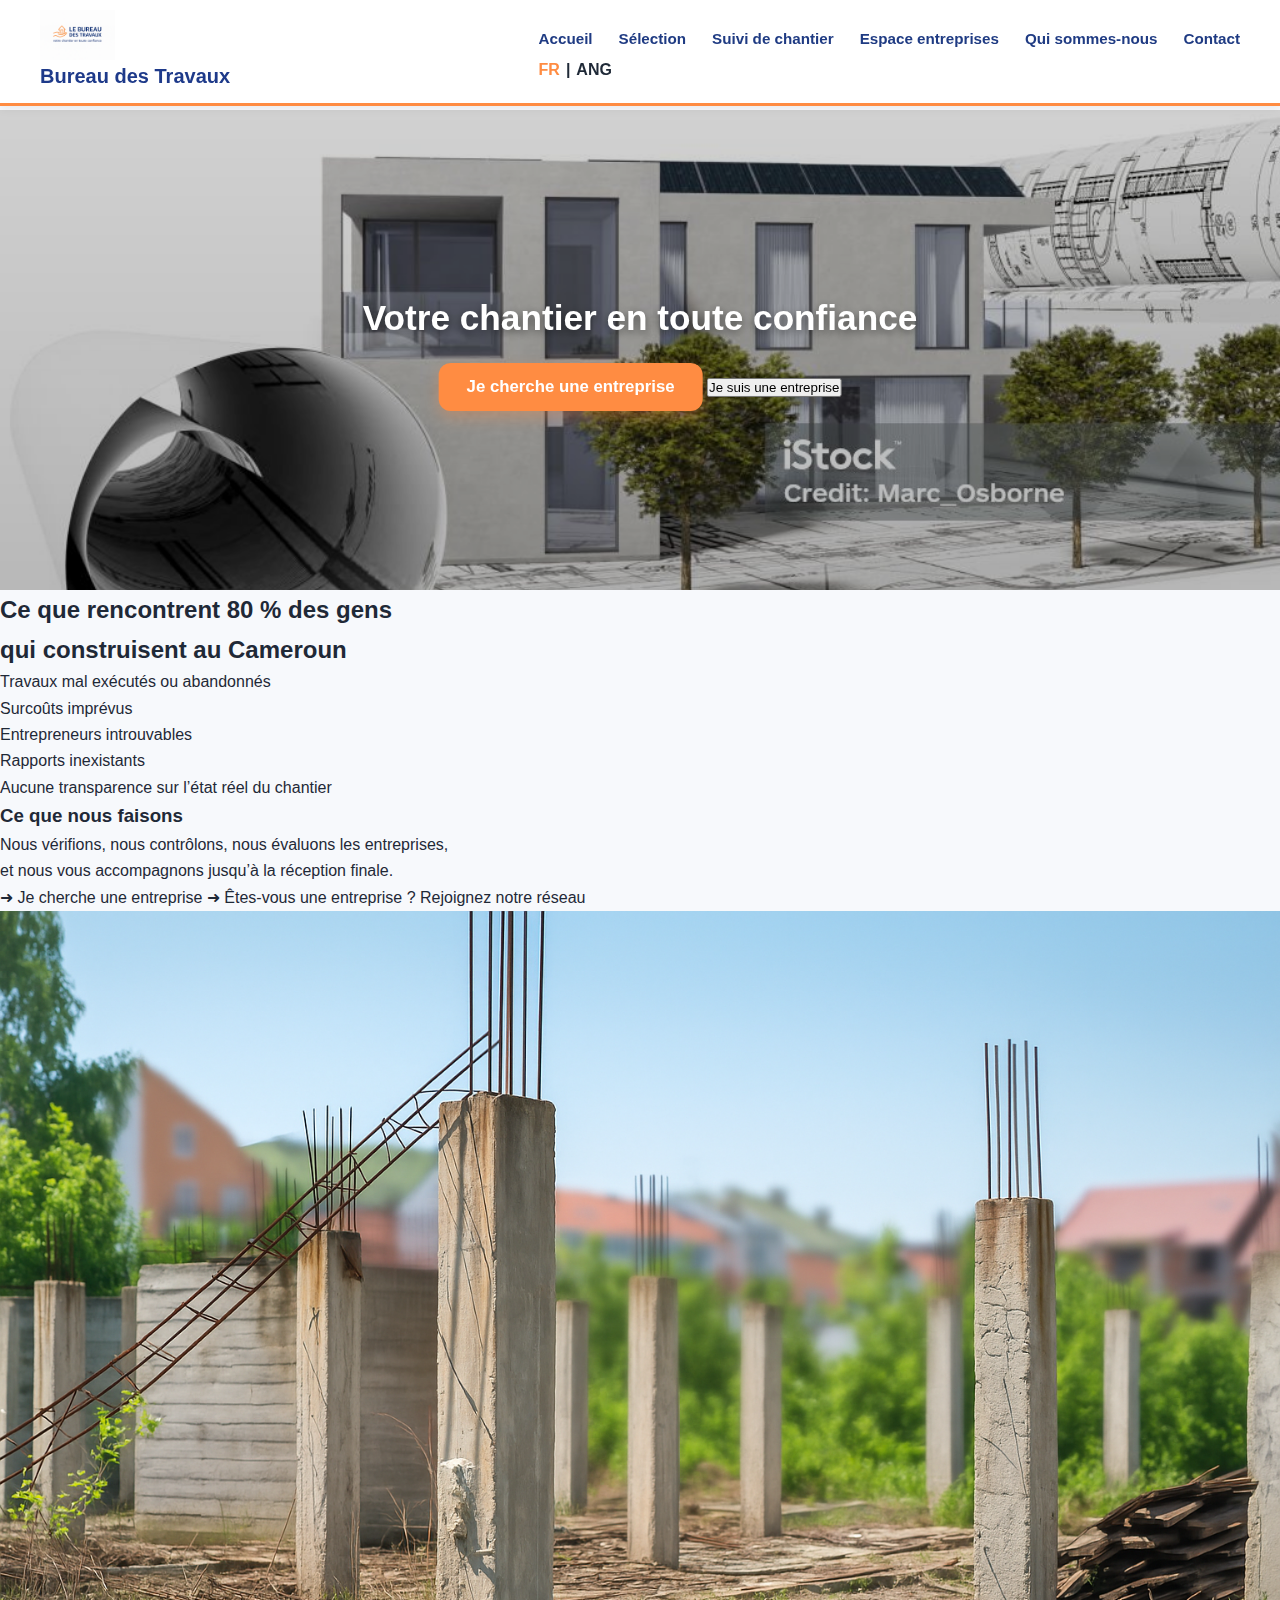
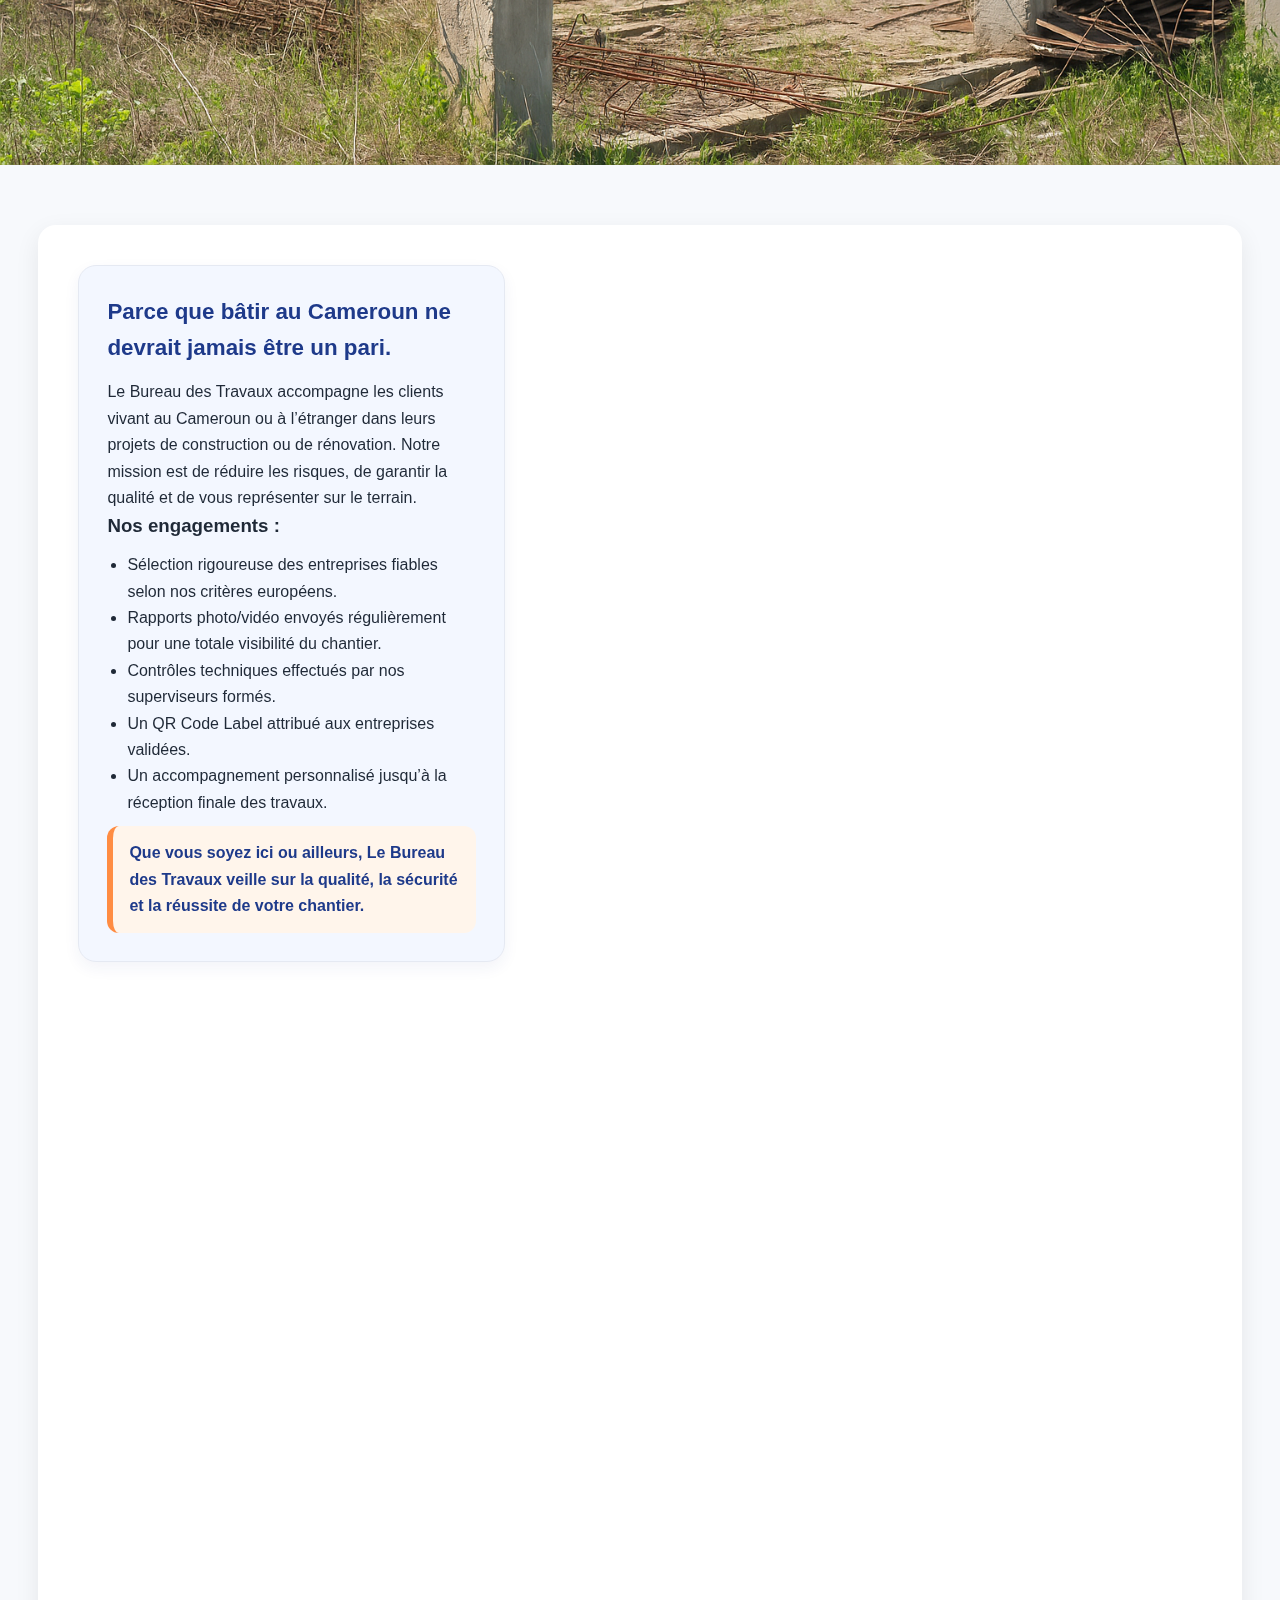
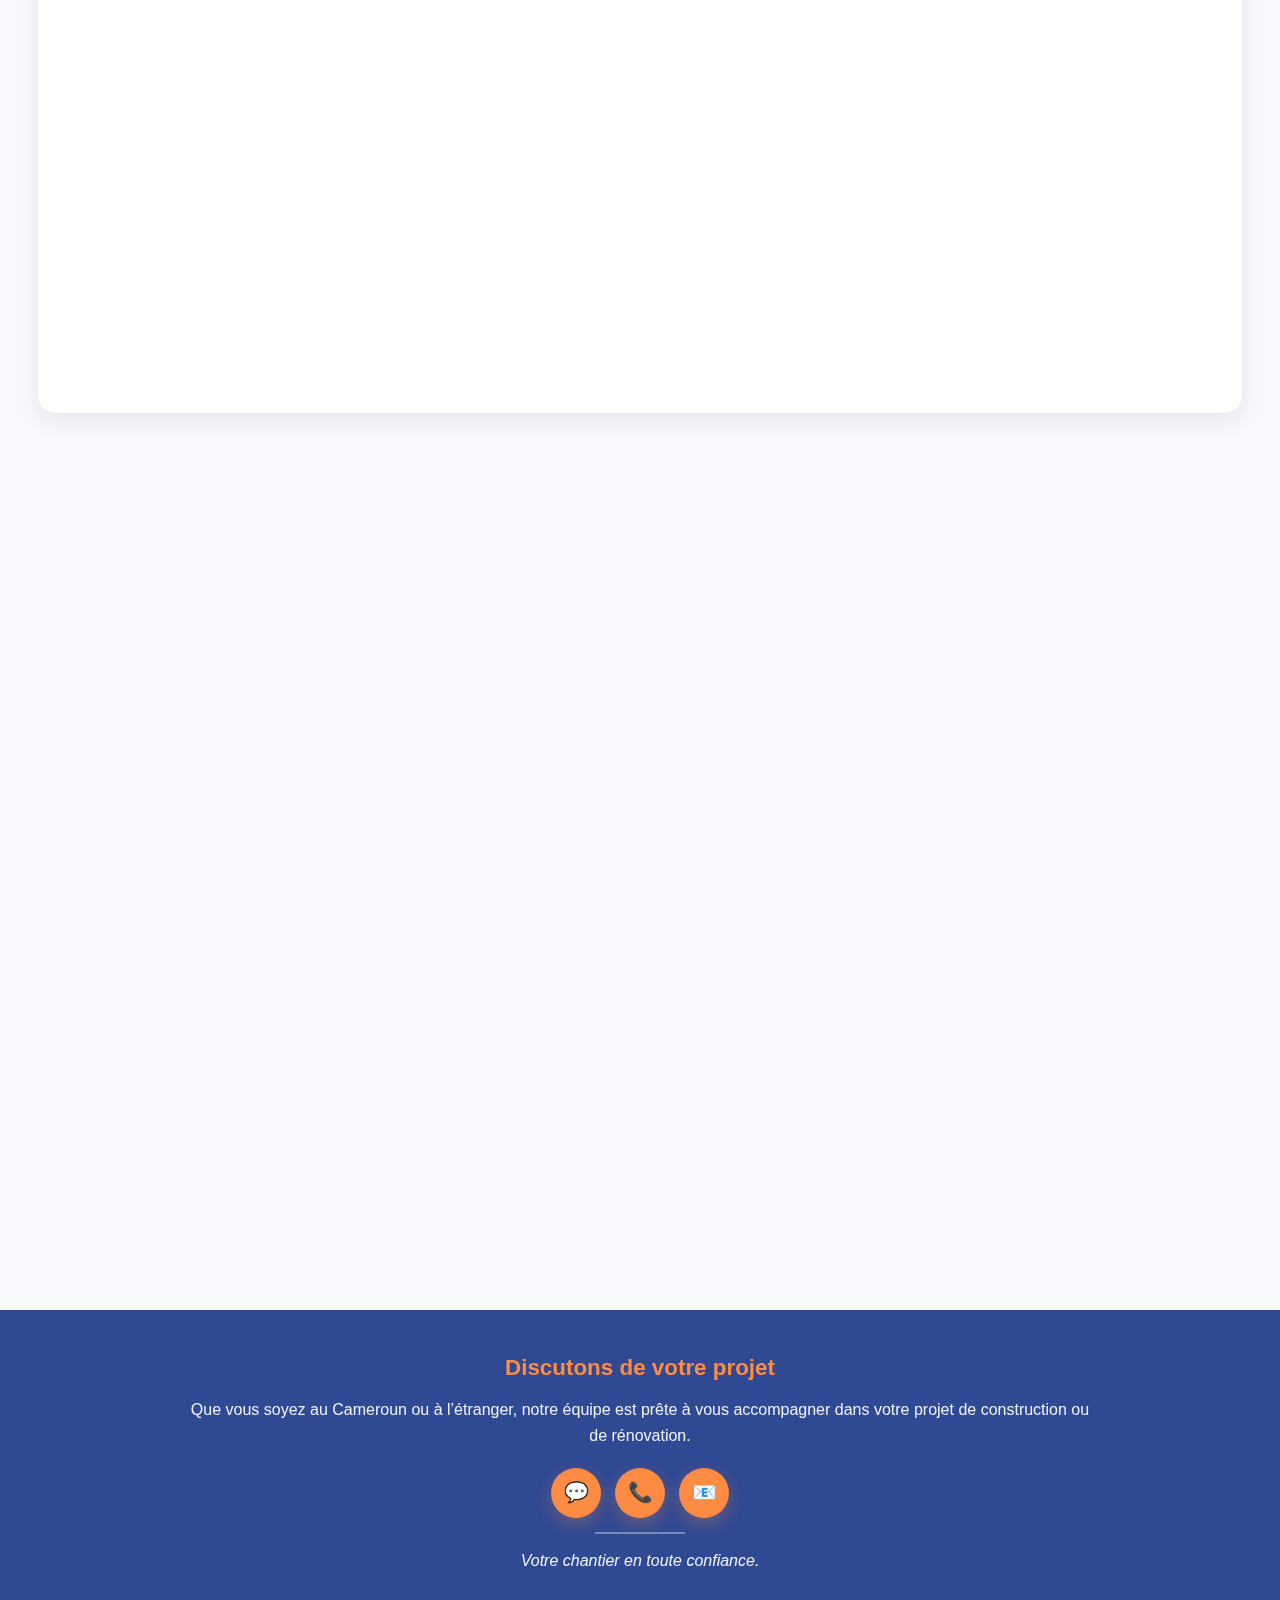
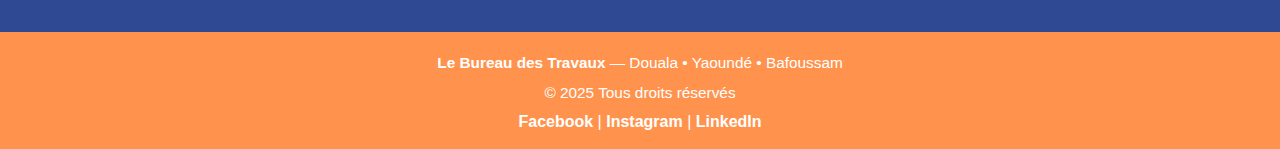
<file: index.html>
<!DOCTYPE html>
<html lang="fr">
<head>
  <meta charset="UTF-8" />
  <meta name="viewport" content="width=device-width, initial-scale=1" />
  <title>Bureau des Travaux</title>

  <!-- Animate.css -->
  <link rel="stylesheet" href="https://cdnjs.cloudflare.com/ajax/libs/animate.css/4.1.1/animate.min.css"/>

  <link rel="stylesheet" href="style.css" />
</head>

<body>

<!-- ===========================
     HEADER SIMPLE HORIZONTAL  
=========================== -->
<header class="header">

  <!-- Menu mobile -->
  <div class="hamburger" onclick="toggleMenu()">☰</div>

  <div class="mobile-menu">
    <a href="index.html">Accueil</a>
    <a href="selection.html">Sélection</a>
    <a href="suivi.html">Suivi de chantier</a>
    <a href="entreprise.html">Espace entreprises</a>
    <a href="quisommesnous.html">Qui sommes-nous</a>
    <a href="contact.html">Contact</a>
</div>

  <!-- Ligne horizontale : logo ←→ menu ←→ langues -->
  <div class="header__inner">

    <!-- GAUCHE : LOGO + TEXTE -->
    <div class="header-left">
      <img src="logo.png" class="brand__logo" alt="Logo" />
      <h1 class="brand__title">Bureau des Travaux</h1>
    </div>

    <!-- DROITE : MENU + LANGUES -->
    <div class="header-right">

      <!-- MENU -->
      <nav class="nav">
  <a href="index.html" class="btn-chip">Accueil</a>
  <a href="selection.html" class="btn-chip">Sélection</a>
  <a href="suivi.html" class="btn-chip">Suivi de chantier</a>
  <a href="entreprise.html" class="btn-chip">Espace entreprises</a>
  <a href="quisommesnous.html" class="btn-chip">Qui sommes-nous</a>
  <a href="contact.html" class="btn-chip">Contact</a>
</nav>

      <!-- LANGUES -->
      <div class="lang-switch">
        <a class="lang active" href="#">FR</a>
        <span>|</span>
        <a class="lang" href="#">ANG</a>
      </div>

    </div>

  </div>

</header>


<!-- 🏠 HERO SECTION (hauteur réduite) -->
<section class="hero" style="--hero-height: 480px;">
  <div class="hero__content">
    <h2 id="message-accroche"></h2>
    <button class="cta">Je cherche une entreprise</button>
    <button class="cta-secondary">Je suis une entreprise</button>
  </div>
</section>

<!-- 🟧 SECTION PROBLÉMATIQUE (NOUVEAU DESIGN PREMIUM) -->
<section class="section-problematique-new">

  <div class="probleme-container">

      <!-- Texte à gauche -->
      <div class="probleme-texte">
        
        <h2 class="titre-probleme">Ce que rencontrent 80 % des gens<br>qui construisent au Cameroun</h2>

        <ul class="liste-problemes">
          <li>Travaux mal exécutés ou abandonnés</li>
          <li>Surcoûts imprévus</li>
          <li>Entrepreneurs introuvables</li>
          <li>Rapports inexistants</li>
          <li>Aucune transparence sur l’état réel du chantier</li>
        </ul>

        <h3 class="soustitre-orange">Ce que nous faisons</h3>

        <p class="texte-solution">
          Nous vérifions, nous contrôlons, nous évaluons les entreprises,<br>
          et nous vous accompagnons jusqu’à la réception finale.
        </p>

        <!-- Boutons -->
        <div class="btns-probleme">
          <a href="#" class="btn-orange">
            ➜ Je cherche une entreprise
          </a>
          <a href="#" class="btn-orange-light">
            ➜ Êtes-vous une entreprise ? Rejoignez notre réseau
          </a>
        </div>

      </div>

      <!-- Image à droite -->
      <div class="probleme-image">
        <img src="photo9.png" alt="Chantier abandonné">
      </div>

  </div>

</section>

  <!-- 🧱 SECTION BLOC FIXE (Gauche fixe + Droite scrollable) -->
  <section class="bloc-fixe">
    <!-- 🧍‍♂️ Colonne gauche fixe -->
    <div class="texte-fixe">
  <h2>Parce que bâtir au Cameroun ne devrait jamais être un pari.</h2>

  <p>
    Le Bureau des Travaux accompagne les clients vivant au Cameroun ou à l’étranger
    dans leurs projets de construction ou de rénovation.
    Notre mission est de réduire les risques, de garantir la qualité et
    de vous représenter sur le terrain.
  </p>

  <h3>Nos engagements :</h3>

  <ul>
    <li>Sélection rigoureuse des entreprises fiables selon nos critères européens.</li>
    <li>Rapports photo/vidéo envoyés régulièrement pour une totale visibilité du chantier.</li>
    <li>Contrôles techniques effectués par nos superviseurs formés.</li>
    <li>Un QR Code Label attribué aux entreprises validées.</li>
    <li>Un accompagnement personnalisé jusqu’à la réception finale des travaux.</li>
  </ul>
      <p class="quote">
        Que vous soyez ici ou ailleurs, <strong>Le Bureau des Travaux veille sur la qualité, la sécurité et la réussite de votre chantier.</strong>
      </p>
    </div>

    <!-- 🧱 Colonne droite scrollable -->
    <div class="zone-scroll">
      <!-- 🔹 Nos services -->
      <section class="nos-services fade-in">
        <h2>Nos Services</h2>
        <p class="subtitle">Des prestations complètes pour garantir la réussite de vos projets, de la sélection à la réception.</p>

        <div class="services-container">
          <div class="service-card">
            <img src="photo2.jpg" alt="Choix de l’entreprise">
            <h3>Choix de l’entreprise</h3>
            <p>Nous sélectionnons, sur base de critères techniques et administratifs stricts,
  les entreprises les plus fiables pour votre projet.
  Vous recevez des propositions validées, contrôlées,
  et conformes à nos standards.</p>
          </div>

          <div class="service-card">
            <img src="photo3.jpg" alt="Suivi de chantier">
            <h3>Suivi de chantier</h3>
            <p>Un suivi professionnel réalisé par nos superviseurs, avec rapports photo/vidéo,
  contrôle des matériaux, analyse d’avancement, et vérification de la conformité
  aux plans.</p>
          </div>

          <div class="service-card">
            <img src="photo4.jpg" alt="Expertise européenne">
            <h3>Entreprise belge</h3>
            <p>Nous vous donnons accès à des entreprises belges reconnues pour leur rigueur technique,
  la qualité de leurs matériaux et leur respect strict des normes.</p>
          </div>
        </div>
      </section>

    <!-- 🔹 Nos implantations -->
<section class="carte-villes fade-in">
  <h2>Nos implantations au Cameroun</h2>
  <img src="photocarte.png" alt="Carte du Cameroun" class="image-carte">
</section>
  <!-- 🔹 Nos missions -->
<section class="nos-missions fade-in">
  <div class="container">

    <!-- Titre propre avec barre orange -->
    <h2 class="section-title">
      <span class="bar"></span>
      Nos missions
    </h2>

    <p>
      Le <strong>Bureau des Travaux</strong> est né d’une conviction :
      chaque client mérite un chantier transparent, conforme et sécurisé.
    </p>

    <h3 style="margin: 14px 0; color: #1E3A8A;">Notre mission :</h3>

    <ul style="margin-left: 18px; margin-bottom: 20px; color: #374151; line-height: 1.6;">
      <li>garantir la confiance,</li>
      <li>assurer la transparence,</li>
      <li>sécuriser le budget,</li>
      <li>prévenir les malfaçons,</li>
      <li>vous livrer un projet abouti, sans stress et sans imprévu.</li>
    </ul>

    <p>
      Grâce à notre réseau d’entreprises partenaires évaluées selon notre grille stricte,
      nous assurons la liaison entre votre vision et sa réalisation sur le terrain.
    </p>

  </div>
</section>

        </div> <!-- fin zone-scroll -->
  </section> <!-- fin bloc-fixe -->

  <!-- 🟦 SECTION COMMENT ÇA MARCHE (PLEINE LARGEUR) -->
  <section class="comment-ca-marche fade-in">
    <div class="container">
      <h2 class="section-title"><span class="bar"></span> Comment ça marche ?</h2>

      <div class="steps-grid">
        <article class="step-card">
          <div class="numero">1</div>
          <h3>Décrivez votre projet</h3>
          <p>Partagez vos besoins et vos attentes via notre formulaire ou par WhatsApp.</p>
        </article>

        <article class="step-card">
          <div class="numero">2</div>
          <h3>Sélection d’entreprises fiables</h3>
          <p>Nous identifions les entreprises adaptées et leur faisons passer notre évaluation.</p>
        </article>

        <article class="step-card">
          <div class="numero">3</div>
          <h3>Suivi et rapport de chantier</h3>
          <p>Nos techniciens assurent le contrôle régulier et vous envoient des rapports photo et vidéo.</p>
        </article>

        <article class="step-card">
          <div class="numero">4</div>
          <h3>Réception et garantie</h3>
          <p>Vous recevez un <strong>rapport final complet</strong>. (Le label s’adresse uniquement aux entreprises.)</p>
        </article>
      </div>
    </div>
  </section>

  <!-- 🟨 SECTION TÉMOIGNAGES -->
  <section class="temoignages fade-in">
    <div class="container">
      <h2 class="section-title"><span class="bar"></span> Ils nous ont fait confiance</h2>

      <div class="temoignages-grid">
        <div class="temoin-card">
          <div class="quote-icon">“</div>
          <p>Grâce au Bureau des Travaux, j’ai pu suivre mon chantier à distance depuis Bruxelles. Tout était documenté et clair.</p>
          <span class="auteur">— Christian N., Belgique</span>
        </div>

        <div class="temoin-card">
          <div class="quote-icon">“</div>
          <p>Enfin une structure sérieuse à Douala ! Le suivi m’a évité des erreurs coûteuses.</p>
          <span class="auteur">— Rolande B., Bonapriso</span>
        </div>

        <div class="temoin-card">
          <div class="quote-icon">“</div>
          <p>Je vis à Washington et j’ai pu construire ma maison sans stress. Les rapports étaient précis et rassurants.</p>
          <span class="auteur">— Marc T., Washington DC</span>
        </div>
      </div>
    </div>
  </section>

  <!-- 🟦 FOOTER NORMAL -->
  <footer class="footer-pro">
    <div class="footer-top">
      <h3>Discutons de votre projet</h3>
      <p>
        Que vous soyez au Cameroun ou à l’étranger, notre équipe est prête à vous accompagner
        dans votre projet de construction ou de rénovation.
      </p>

      <div class="footer-actions">
        <a href="https://wa.me/237694025358" target="_blank" class="footer-icon whatsapp" title="WhatsApp">💬</a>
        <a href="tel:+237695255689" class="footer-icon phone" title="Téléphone">📞</a>
        <a href="mailto:contact@lebureaudestravaux.com" class="footer-icon mail" title="Email">📧</a>
      </div>

      <hr class="footer-line">
      <p class="footer-slogan">Votre chantier en toute confiance.</p>
    </div>

    <div class="footer-bottom">
      <p><strong>Le Bureau des Travaux</strong> — Douala • Yaoundé • Bafoussam</p>
      <p>© 2025 Tous droits réservés</p>
      <div class="footer-socials">
        <a href="#" aria-label="Facebook">Facebook</a> |
        <a href="#" aria-label="Instagram">Instagram</a> |
        <a href="#" aria-label="LinkedIn">LinkedIn</a>
      </div>
    </div>
  </footer>

  <!-- ✨ Scripts d’animation -->
  <script>
    const messages = [
      "Votre chantier en toute confiance",
      "Des entreprises certifiées et fiables",
      "Le Bureau des Travaux veille sur la qualité"
    ];
    const messageElement = document.getElementById("message-accroche");
    let index = 0;
    function afficherMessage() {
      messageElement.style.opacity = 0;
      setTimeout(() => {
        messageElement.textContent = messages[index];
        messageElement.style.opacity = 1;
        index = (index + 1) % messages.length;
      }, 500);
    }
    afficherMessage();
    setInterval(afficherMessage, 4000);
  </script>

  <script>
    const faders = document.querySelectorAll('.fade-in');
    const observer = new IntersectionObserver(entries => {
      entries.forEach(entry => { if (entry.isIntersecting) entry.target.classList.add('visible'); });
    }, { threshold: 0.2 });
    faders.forEach(fader => observer.observe(fader));
  </script>
<script>
function toggleMenu(){
    const menu = document.querySelector('.mobile-menu');
    menu.style.display = menu.style.display === "block" ? "none" : "block";
}
</script>
<script>
function toggleMenu() {
  const menu = document.querySelector('.mobile-menu');
  menu.style.display = (menu.style.display === 'flex') ? 'none' : 'flex';
}
</script>
<script>
document.addEventListener("DOMContentLoaded", () => {
  const items = document.querySelectorAll(".fade-item");

  const observer = new IntersectionObserver((entries) => {
    entries.forEach(entry => {
      if (entry.isIntersecting) {
        entry.target.classList.add("visible");
      }
    });
  }, { threshold: 0.2 });

  items.forEach(item => observer.observe(item));
});
</script>

</body>
</html>
</file>
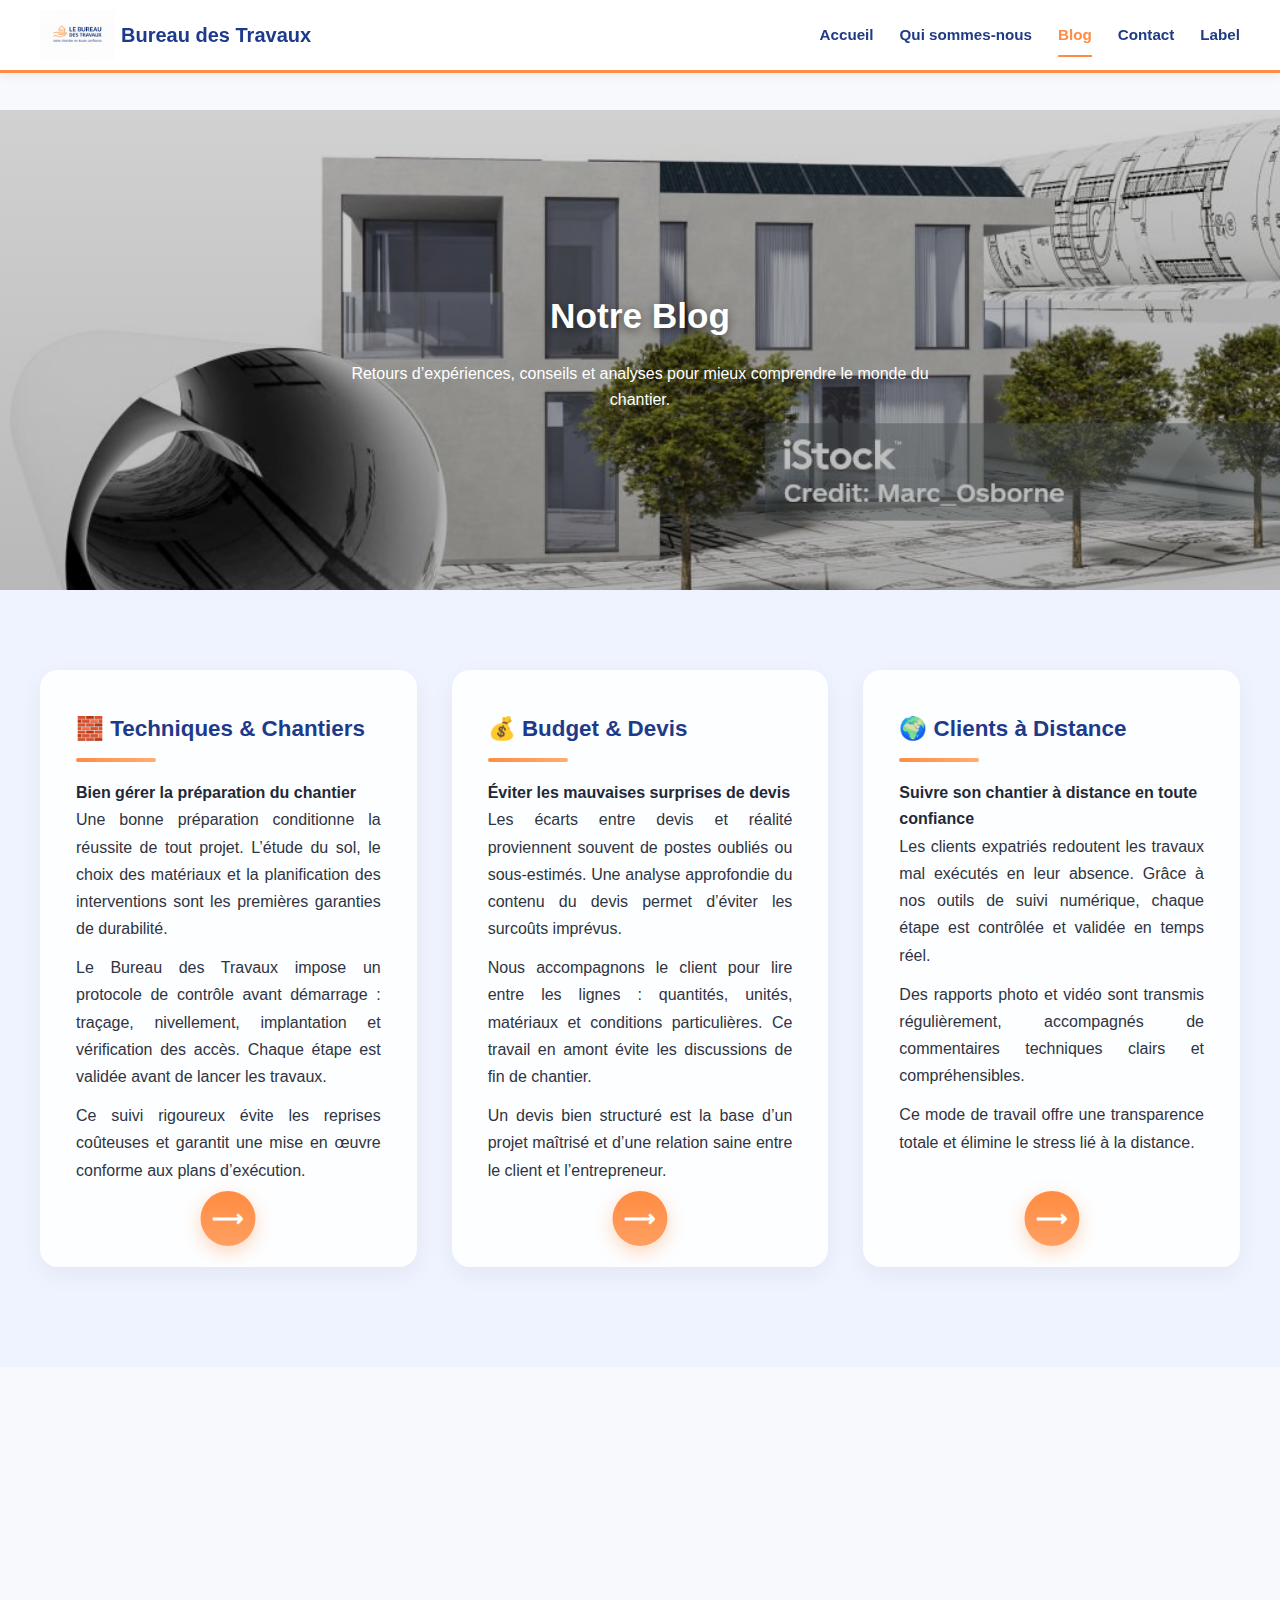
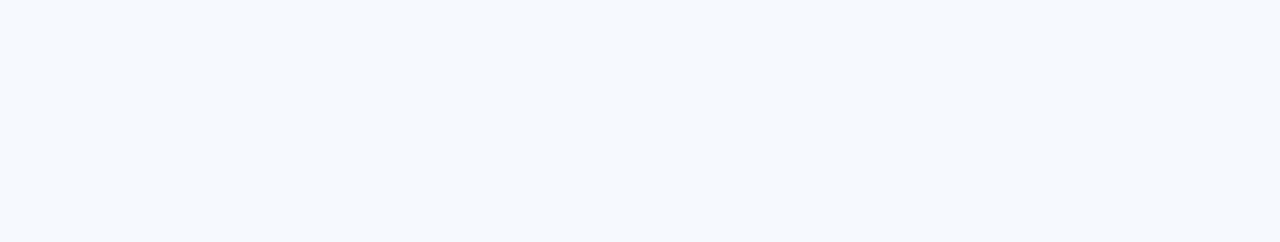
<file: blog.html>
<!DOCTYPE html>
<html lang="fr">
<head>
  <meta charset="UTF-8" />
  <meta name="viewport" content="width=device-width, initial-scale=1" />
  <title>Blog | Le Bureau des Travaux</title>
  <link rel="stylesheet" href="style.css" />
  <style>
    /* === SECTION BLOG PREMIUM === */
    .blog-section {
      background: #eef3ff;
      padding: 80px 0 100px;
    }
    .blog-container {
      width: min(1200px, 94%);
      margin: 0 auto;
      display: flex;
      justify-content: space-between;
      gap: 35px;
      flex-wrap: wrap;
    }

    .blog-card {
      flex: 1 1 30%;
      background: rgba(255, 255, 255, 0.85);
      border: 1px solid rgba(255, 255, 255, 0.5);
      border-radius: 18px;
      box-shadow: 0 8px 24px rgba(0,0,0,0.05);
      padding: 40px 35px 70px;
      box-sizing: border-box;
      position: relative;
      overflow: hidden;
    }

    .blog-card h3 {
      color: #1E3A8A;
      font-size: 1.4rem;
      font-weight: 800;
      text-align: left;
      margin-bottom: 10px;
    }
    .underline {
      height: 4px;
      width: 80px;
      border-radius: 999px;
      background: linear-gradient(90deg, #FF8C42, #ffad73);
      margin-bottom: 18px;
    }

    .blog-content p {
      color: #2f3442;
      text-align: justify;
      margin-bottom: 12px;
      line-height: 1.7;
    }

    /* Flèche orange ronde */
    .blog-next {
      position: absolute;
      bottom: 20px;
      left: 50%;
      transform: translateX(-50%);
      width: 55px;
      height: 55px;
      border-radius: 50%;
      border: none;
      background: linear-gradient(180deg, #FF8C42, #ff9f61);
      color: #fff;
      font-size: 1.4rem;
      font-weight: bold;
      box-shadow: 0 6px 18px rgba(255,140,66,0.35);
      cursor: pointer;
      transition: all 0.25s ease;
    }
    .blog-next:hover {
      transform: translateX(-50%) translateY(-3px);
      box-shadow: 0 10px 24px rgba(255,140,66,0.45);
      filter: brightness(1.08);
    }

    /* Transitions */
    .fade-out { animation: fadeOut .25s ease forwards; }
    .fade-in { animation: fadeIn .35s ease forwards; }

    @keyframes fadeOut {
      from { opacity: 1; transform: translateY(0); }
      to { opacity: 0; transform: translateY(8px); }
    }
    @keyframes fadeIn {
      from { opacity: 0; transform: translateY(8px); }
      to { opacity: 1; transform: translateY(0); }
    }

    /* Responsive */
    @media (max-width: 992px){
      .blog-container { flex-direction: column; align-items: center; }
      .blog-card { width: 90%; margin-bottom: 35px; }
    }
  </style>
</head>

<body>
  <!-- HEADER -->
  <header class="header">
    <div class="header__inner">
      <div class="brand">
        <img src="logo.png" alt="Logo Bureau des Travaux" class="brand__logo" />
        <h1 class="brand__title">Bureau des Travaux</h1>
      </div>

      <nav class="nav">
        <a href="index.html" class="btn-chip">Accueil</a>
        <a href="quisommesnous.html" class="btn-chip">Qui sommes-nous</a>
        <a href="blog.html" class="btn-chip active">Blog</a>
        <a href="contact.html" class="btn-chip">Contact</a>
        <a href="label.html" class="btn-chip">Label</a>
      </nav>
    </div>
  </header>

  <!-- HERO -->
  <section class="hero hero--small" style="--hero-image:url('photo5.jpg')">
    <div class="hero__content">
      <h2>Notre Blog</h2>
      <p>Retours d’expériences, conseils et analyses pour mieux comprendre le monde du chantier.</p>
    </div>
  </section>

  <!-- 🟦 BLOG PREMIUM -->
  <section class="blog-section">
    <div class="blog-container">

      <!-- Bloc 1 : Techniques -->
      <article class="blog-card" data-cat="tech">
        <h3>🧱 Techniques & Chantiers</h3>
        <div class="underline"></div>
        <div class="blog-content" data-index="0"></div>
        <button class="blog-next">⟶</button>
      </article>

      <!-- Bloc 2 : Budget -->
      <article class="blog-card" data-cat="budget">
        <h3>💰 Budget & Devis</h3>
        <div class="underline"></div>
        <div class="blog-content" data-index="0"></div>
        <button class="blog-next">⟶</button>
      </article>

      <!-- Bloc 3 : Distance -->
      <article class="blog-card" data-cat="distance">
        <h3>🌍 Clients à Distance</h3>
        <div class="underline"></div>
        <div class="blog-content" data-index="0"></div>
        <button class="blog-next">⟶</button>
      </article>

    </div>
  </section>

  <!-- FOOTER -->
  <footer class="footer-pro fade-in">
    <div class="footer-top">
      <h3>Discutons de votre projet</h3>
      <p>Que vous soyez au Cameroun ou à l’étranger, notre équipe est prête à vous accompagner dans votre projet de construction ou de rénovation.</p>
      <div class="footer-actions">
        <a href="https://wa.me/237694025358" target="_blank" class="footer-icon whatsapp">💬</a>
        <a href="tel:+237695255689" class="footer-icon phone">📞</a>
        <a href="mailto:contact@lebureaudestravaux.com" class="footer-icon mail">📧</a>
      </div>
      <hr class="footer-line">
      <p class="footer-slogan">Votre chantier en toute confiance.</p>
    </div>

    <div class="footer-bottom">
      <p><strong>Le Bureau des Travaux</strong> — Douala • Yaoundé • Bafoussam</p>
      <p>© 2025 Tous droits réservés</p>
      <div class="footer-socials">
        <a href="#">Facebook</a> | <a href="#">Instagram</a> | <a href="#">LinkedIn</a>
      </div>
    </div>
  </footer>

  <script>
    // Articles longs par catégorie
    const articles = {
      tech: [
        {
          title: "Bien gérer la préparation du chantier",
          paras: [
            "Une bonne préparation conditionne la réussite de tout projet. L’étude du sol, le choix des matériaux et la planification des interventions sont les premières garanties de durabilité.",
            "Le Bureau des Travaux impose un protocole de contrôle avant démarrage : traçage, nivellement, implantation et vérification des accès. Chaque étape est validée avant de lancer les travaux.",
            "Ce suivi rigoureux évite les reprises coûteuses et garantit une mise en œuvre conforme aux plans d’exécution."
          ]
        },
        {
          title: "Les erreurs courantes en maçonnerie",
          paras: [
            "Un mortier trop liquide, un temps de séchage non respecté ou une mauvaise verticalité peuvent compromettre toute la structure. Ces erreurs sont souvent invisibles au début, mais se manifestent plus tard par des fissures.",
            "Nos techniciens encadrent les équipes et effectuent des contrôles réguliers de qualité et de sécurité, documentés par des rapports photographiques.",
            "Chaque intervention est validée selon une check-list technique inspirée des standards européens."
          ]
        }
      ],
      budget: [
        {
          title: "Éviter les mauvaises surprises de devis",
          paras: [
            "Les écarts entre devis et réalité proviennent souvent de postes oubliés ou sous-estimés. Une analyse approfondie du contenu du devis permet d’éviter les surcoûts imprévus.",
            "Nous accompagnons le client pour lire entre les lignes : quantités, unités, matériaux et conditions particulières. Ce travail en amont évite les discussions de fin de chantier.",
            "Un devis bien structuré est la base d’un projet maîtrisé et d’une relation saine entre le client et l’entrepreneur."
          ]
        },
        {
          title: "Le bon prix n’est pas toujours le plus bas",
          paras: [
            "Un devis anormalement bas cache souvent des omissions ou des matériaux de moindre qualité. Il faut comparer les offres à prestations équivalentes, pas seulement au prix final.",
            "Notre rôle est d’aider à identifier les entreprises sérieuses, dont les prix reflètent réellement la qualité et la durabilité des travaux.",
            "L’objectif n’est pas de payer moins cher, mais de payer juste pour une exécution correcte et durable."
          ]
        }
      ],
      distance: [
        {
          title: "Suivre son chantier à distance en toute confiance",
          paras: [
            "Les clients expatriés redoutent les travaux mal exécutés en leur absence. Grâce à nos outils de suivi numérique, chaque étape est contrôlée et validée en temps réel.",
            "Des rapports photo et vidéo sont transmis régulièrement, accompagnés de commentaires techniques clairs et compréhensibles.",
            "Ce mode de travail offre une transparence totale et élimine le stress lié à la distance."
          ]
        },
        {
          title: "La communication, clé du succès à distance",
          paras: [
            "La réussite d’un projet à distance repose sur une communication fluide et planifiée. Chaque semaine, un rapport structuré et des réunions vidéo permettent de garder le contrôle.",
            "Nos superviseurs locaux assurent la continuité de l’information entre les équipes de terrain et le client.",
            "Ainsi, même à des milliers de kilomètres, le client reste décisionnaire à chaque étape clé."
          ]
        }
      ]
    };

    // Injection des textes + rotation
    function renderArticle(block, article) {
      const html = `<h4>${article.title}</h4>${article.paras.map(p=>`<p>${p}</p>`).join("")}`;
      block.innerHTML = html;
    }

    document.querySelectorAll(".blog-card").forEach(card => {
      const cat = card.dataset.cat;
      const content = card.querySelector(".blog-content");
      renderArticle(content, articles[cat][0]);

      card.querySelector(".blog-next").addEventListener("click", () => {
        const current = parseInt(content.dataset.index || "0", 10);
        const next = (current + 1) % articles[cat].length;

        content.classList.add("fade-out");
        setTimeout(() => {
          renderArticle(content, articles[cat][next]);
          content.dataset.index = next;
          content.classList.remove("fade-out");
          content.classList.add("fade-in");
          setTimeout(()=>content.classList.remove("fade-in"),400);
        }, 250);
      });
    });
  </script>
</body>
</html>
</file>
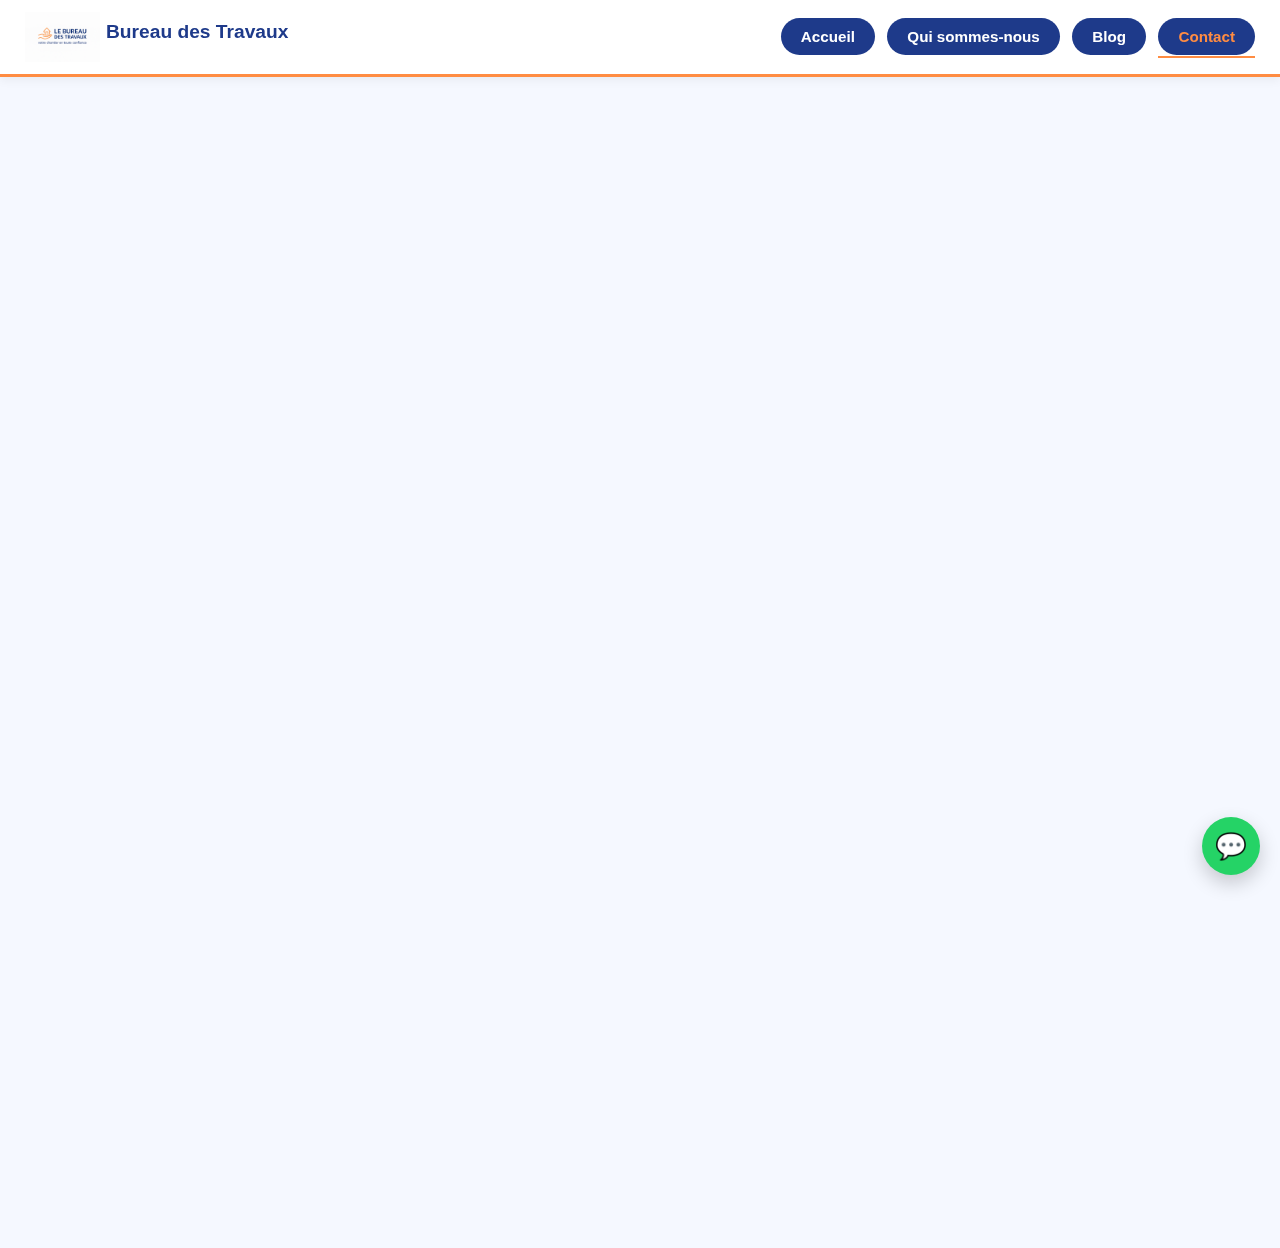
<file: contact.html>
<!DOCTYPE html>
<html lang="fr">
<head>
  <meta charset="UTF-8" />
  <meta name="viewport" content="width=device-width, initial-scale=1" />
  <title>Contact | Le Bureau des Travaux</title>
  <link rel="stylesheet" href="style.css" />
  <style>
    body { background: #f5f8ff; font-family: "Segoe UI", Arial, sans-serif; color: #1e293b; margin: 0; }

    .header {
      position: fixed; top: 0; left: 0; right: 0;
      background: white; border-bottom: 3px solid #FF8C42;
      display: flex; justify-content: space-between; align-items: center;
      padding: 12px 25px; z-index: 1000;
    }
    .brand__title { font-size: 1.2rem; font-weight: 800; color: #1E3A8A; }
    .btn-chip { background: #1E3A8A; color: white; text-decoration: none;
      padding: 10px 20px; border-radius: 999px; font-weight: 600; margin-left: 8px;
      transition: all 0.3s ease;
    }
    .btn-chip:hover { background: #FF8C42; transform: translateY(-2px); }

    main { max-width: 960px; margin: 140px auto 80px; background: white;
      padding: 50px; border-radius: 20px; box-shadow: 0 8px 25px rgba(0,0,0,0.05);
    }

    h1 { color: #1E3A8A; font-size: 1.9rem; margin-bottom: 10px; text-align:center; }
    p.subtitle { color: #475569; text-align:center; margin-bottom: 40px; }

    form { display: grid; gap: 18px; }
    .form-grid { display: grid; grid-template-columns: repeat(auto-fit, minmax(220px,1fr)); gap: 18px; }
    .field { display: flex; flex-direction: column; gap: 6px; }
    label { font-weight: 600; color: #1e3a8a; }
    input, select, textarea {
      padding: 10px 12px; border-radius: 8px; border: 1px solid #cbd5e1;
      background: #f9fafb; transition: border 0.2s ease;
    }
    input:focus, select:focus, textarea:focus { border-color: #22c55e; outline: none; }
    textarea { resize: vertical; min-height: 100px; }

    .submit-btn {
      background: linear-gradient(180deg, #22c55e, #16a34a);
      color: #fff; font-weight: 700; border: none; border-radius: 10px;
      padding: 14px 24px; cursor: pointer; transition: all 0.25s ease;
      width: fit-content; margin: 15px auto 0; display: block;
    }
    .submit-btn:hover { transform: translateY(-2px); box-shadow: 0 6px 18px rgba(34,197,94,0.35); }
    .shaking { animation: shake 0.4s; }
    @keyframes shake {
      0%,100% { transform: translateX(0); }
      25% { transform: translateX(-5px); }
      75% { transform: translateX(5px); }
    }

    /* Pop-up de confirmation */
    .popup {
      position: fixed; inset: 0; display: flex; justify-content: center; align-items: center;
      background: rgba(0,0,0,0.5); visibility: hidden; opacity: 0; transition: all 0.3s ease;
    }
    .popup.active { visibility: visible; opacity: 1; }
    .popup-content {
      background: white; padding: 35px 45px; border-radius: 18px; text-align: center;
      box-shadow: 0 10px 30px rgba(0,0,0,0.2); transform: scale(0.8); transition: transform 0.3s ease;
    }
    .popup.active .popup-content { transform: scale(1); }
    .popup h3 { color: #1E3A8A; margin-bottom: 10px; }

    /* === VOTRE PROJET === */
    .project-card{
      background: rgba(255,255,255,0.96);
      border: 1px solid #e7ecf6;
      border-radius: 16px;
      padding: 18px;
      box-shadow: 0 8px 24px rgba(0,0,0,.05);
    }
    .project-title{ color:#1E3A8A; font-size:1.15rem; font-weight:800; margin-bottom:4px; }
    .project-sub{ color:#4b5563; margin-bottom:12px; }
    .project-ctx{ display:flex; gap:10px; flex-wrap: wrap; }
    .radio-pill{
      display:inline-flex; align-items:center; gap:8px;
      border:1px solid #e6ecfa; border-radius:999px;
      padding:8px 12px; background:#f9fbff; cursor:pointer;
      user-select:none; transition: background .2s ease, box-shadow .2s ease;
    }
    .radio-pill input{ accent-color:#FF8C42; }
    .radio-pill:hover{ background:#fff; box-shadow: 0 6px 16px rgba(0,0,0,.06); }
    .subblock{ margin-top:12px; padding-top:10px; border-top:1px dashed rgba(0,0,0,.08); animation: fadeIn .28s ease both; }
    .hidden{ display:none; }

    @keyframes fadeIn{ from{opacity:0;transform:translateY(6px);} to{opacity:1;transform:translateY(0);} }

    /* Bouton WhatsApp flottant */
    .whatsapp-float {
      position: fixed; right: 20px; bottom: 25px;
      background: #25d366; color: white;
      border-radius: 50%; width: 58px; height: 58px;
      display: flex; align-items: center; justify-content: center;
      font-size: 1.6rem; box-shadow: 0 8px 20px rgba(0,0,0,0.2);
      transition: all 0.25s ease; z-index: 2000;
    }
    .whatsapp-float:hover { transform: translateY(-3px); box-shadow: 0 12px 28px rgba(0,0,0,0.3); }

    @media (max-width:768px){ main{margin:120px 20px 60px;padding:30px;} }
/* === Apparition fluide du formulaire === */
main {
  opacity: 0;
  transform: translateY(20px);
  animation: fadeInForm 0.8s ease forwards;
}

@keyframes fadeInForm {
  to {
    opacity: 1;
    transform: translateY(0);
  }
}

  </style>
</head>

<body>
  <!-- 🟧 HEADER -->
  <header class="header">
    <div class="brand">
      <img src="logo.png" alt="Logo Bureau des Travaux" class="brand__logo" height="55">
      <h1 class="brand__title">Bureau des Travaux</h1>
    </div>
    <nav>
      <a href="index.html" class="btn-chip">Accueil</a>
      <a href="quisommesnous2.html" class="btn-chip">Qui sommes-nous</a>
      <a href="blog.html" class="btn-chip">Blog</a>
      <a href="contact.html" class="btn-chip active">Contact</a>
    </nav>
  </header>

  <main>
    <h1>Contactez-nous</h1>
    <p class="subtitle">Parlez-nous de votre projet — nous vous répondons rapidement.</p>

    <form id="contactForm">
      <div class="form-grid">
        <div class="field"><label for="name">Nom complet *</label><input id="name" required></div>
        <div class="field"><label for="phone">Téléphone / WhatsApp *</label><input id="phone" required></div>
        <div class="field"><label for="city">Ville / Localisation du projet *</label>
          <select id="city" required>
            <option value="">— Sélectionnez —</option>
            <option>Douala</option><option>Yaoundé</option><option>Bafoussam</option><option>Autre</option>
          </select>
        </div>
        <div class="field"><label for="subject">Type de demande *</label>
          <select id="subject" required>
            <option value="">— Sélectionnez —</option>
            <option>Je cherche un entrepreneur</option>
            <option>Je veux un devis</option>
            <option>Je souhaite un accompagnement</option>
          </select>
        </div>
      </div>

      <!-- === VOTRE PROJET (bloc intelligent) === -->
      <div class="project-card col-span-2">
        <h3 class="project-title">Votre projet</h3>
        <p class="project-sub">Répondez en 2–3 clics — on s’adapte à votre situation.</p>

        <div class="field">
          <label><strong>Avez-vous déjà un terrain ou un bien existant ? *</strong></label>
          <div class="project-ctx">
            <label class="radio-pill"><input type="radio" name="project_ctx" value="terrain" required><span>J’ai un terrain</span></label>
            <label class="radio-pill"><input type="radio" name="project_ctx" value="renovation" required><span>J’ai un bien à rénover</span></label>
            <label class="radio-pill"><input type="radio" name="project_ctx" value="no_land" required><span>Je n’ai pas encore de terrain</span></label>
          </div>
        </div>

        <div id="hasLandFields" class="subblock hidden">
          <div class="form-grid">
            <div class="field"><label>Superficie du terrain (m²) *</label><input id="area" name="area" type="number" placeholder="Ex. 400"></div>
            <div class="field"><label>Plan d’architecte *</label>
              <select id="hasPlan"><option value="">— Choisir —</option><option>Oui</option><option>Non</option></select>
            </div>
          </div>
        </div>

        <div id="renovationFields" class="subblock hidden">
          <div class="form-grid">
            <div class="field"><label>Type de bien *</label>
              <select id="renoType"><option value="">— Choisir —</option><option>Maison</option><option>Appartement</option><option>Immeuble</option></select>
            </div>
            <div class="field"><label>État général *</label>
              <select id="condition"><option value="">— Choisir —</option><option>Bon</option><option>Moyen</option><option>Dégradé</option></select>
            </div>
          </div>
        </div>

        <div class="form-grid">
          <div class="field"><label>Budget estimatif (optionnel)</label><input id="budget" placeholder="Ex. 25–35 M FCFA / 40–60 k€"></div>
          <div class="field"><label>Quand souhaitez-vous démarrer ? *</label>
            <select id="start" required><option value="">— Choisir —</option><option>Immédiatement</option><option>Dans 1 à 3 mois</option><option>Dans 3 à 6 mois</option><option>Plus tard</option></select>
          </div>
          <div class="field col-span-2"><label>Mode de contact préféré *</label>
            <select id="contactPref" required><option value="">— Choisir —</option><option>WhatsApp</option><option>E-mail</option><option>Appel téléphonique</option></select>
          </div>
        </div>
      </div>

      <div class="field col-span-2"><label for="message">Message (facultatif)</label><textarea id="message" placeholder="Ajoutez quelques détails..."></textarea></div>
      <button type="submit" class="submit-btn">Envoyer</button>
    </form>
  </main>

  <!-- ✅ Pop-up confirmation -->
  <div id="popup" class="popup">
    <div class="popup-content">
      <h3>✅ Message envoyé !</h3>
      <p>Merci pour votre confiance. Nous vous répondrons rapidement.</p>
    </div>
  </div>

  <!-- ☎️ Bouton WhatsApp flottant -->
  <a href="https://wa.me/237694025358?text=Bonjour,+je+viens+du+site+Le+Bureau+des+Travaux."
     class="whatsapp-float" target="_blank" title="Discuter sur WhatsApp">💬</a>

  <script>
    const form = document.getElementById('contactForm');
    const submitBtn = document.querySelector('.submit-btn');
    const popup = document.getElementById('popup');

    // === Logique dynamique "Votre projet" ===
    const ctxRadios = document.querySelectorAll('input[name="project_ctx"]');
    const hasLand = document.getElementById('hasLandFields');
    const reno = document.getElementById('renovationFields');
    const area = document.getElementById('area');
    const hasPlan = document.getElementById('hasPlan');
    const renoType = document.getElementById('renoType');
    const conditionSel = document.getElementById('condition');
    const startSel = document.getElementById('start');
    const contactPref = document.getElementById('contactPref');

    function setRequired(el, yes){ if(!el)return; yes?el.setAttribute('required',''):el.removeAttribute('required'); }

    function updateProjectBlocks(){
      let val = [...ctxRadios].find(r=>r.checked)?.value || '';
      hasLand.classList.add('hidden'); reno.classList.add('hidden');
      setRequired(area,false); setRequired(hasPlan,false);
      setRequired(renoType,false); setRequired(conditionSel,false);
      if(val==='terrain'){ hasLand.classList.remove('hidden'); setRequired(area,true); setRequired(hasPlan,true); }
      else if(val==='renovation'){ reno.classList.remove('hidden'); setRequired(renoType,true); setRequired(conditionSel,true); }
    }
    ctxRadios.forEach(r=>r.addEventListener('change',updateProjectBlocks));

    // === Soumission avec vibration + pop-up ===
    form.addEventListener('submit',(e)=>{
      e.preventDefault();
      submitBtn.classList.add('shaking');
      setTimeout(()=>submitBtn.classList.remove('shaking'),400);
      popup.classList.add('active');
      setTimeout(()=>popup.classList.remove('active'),4000);
      form.reset();
      hasLand.classList.add('hidden');
      reno.classList.add('hidden');
    });
  </script>
</body>
</html>
</file>
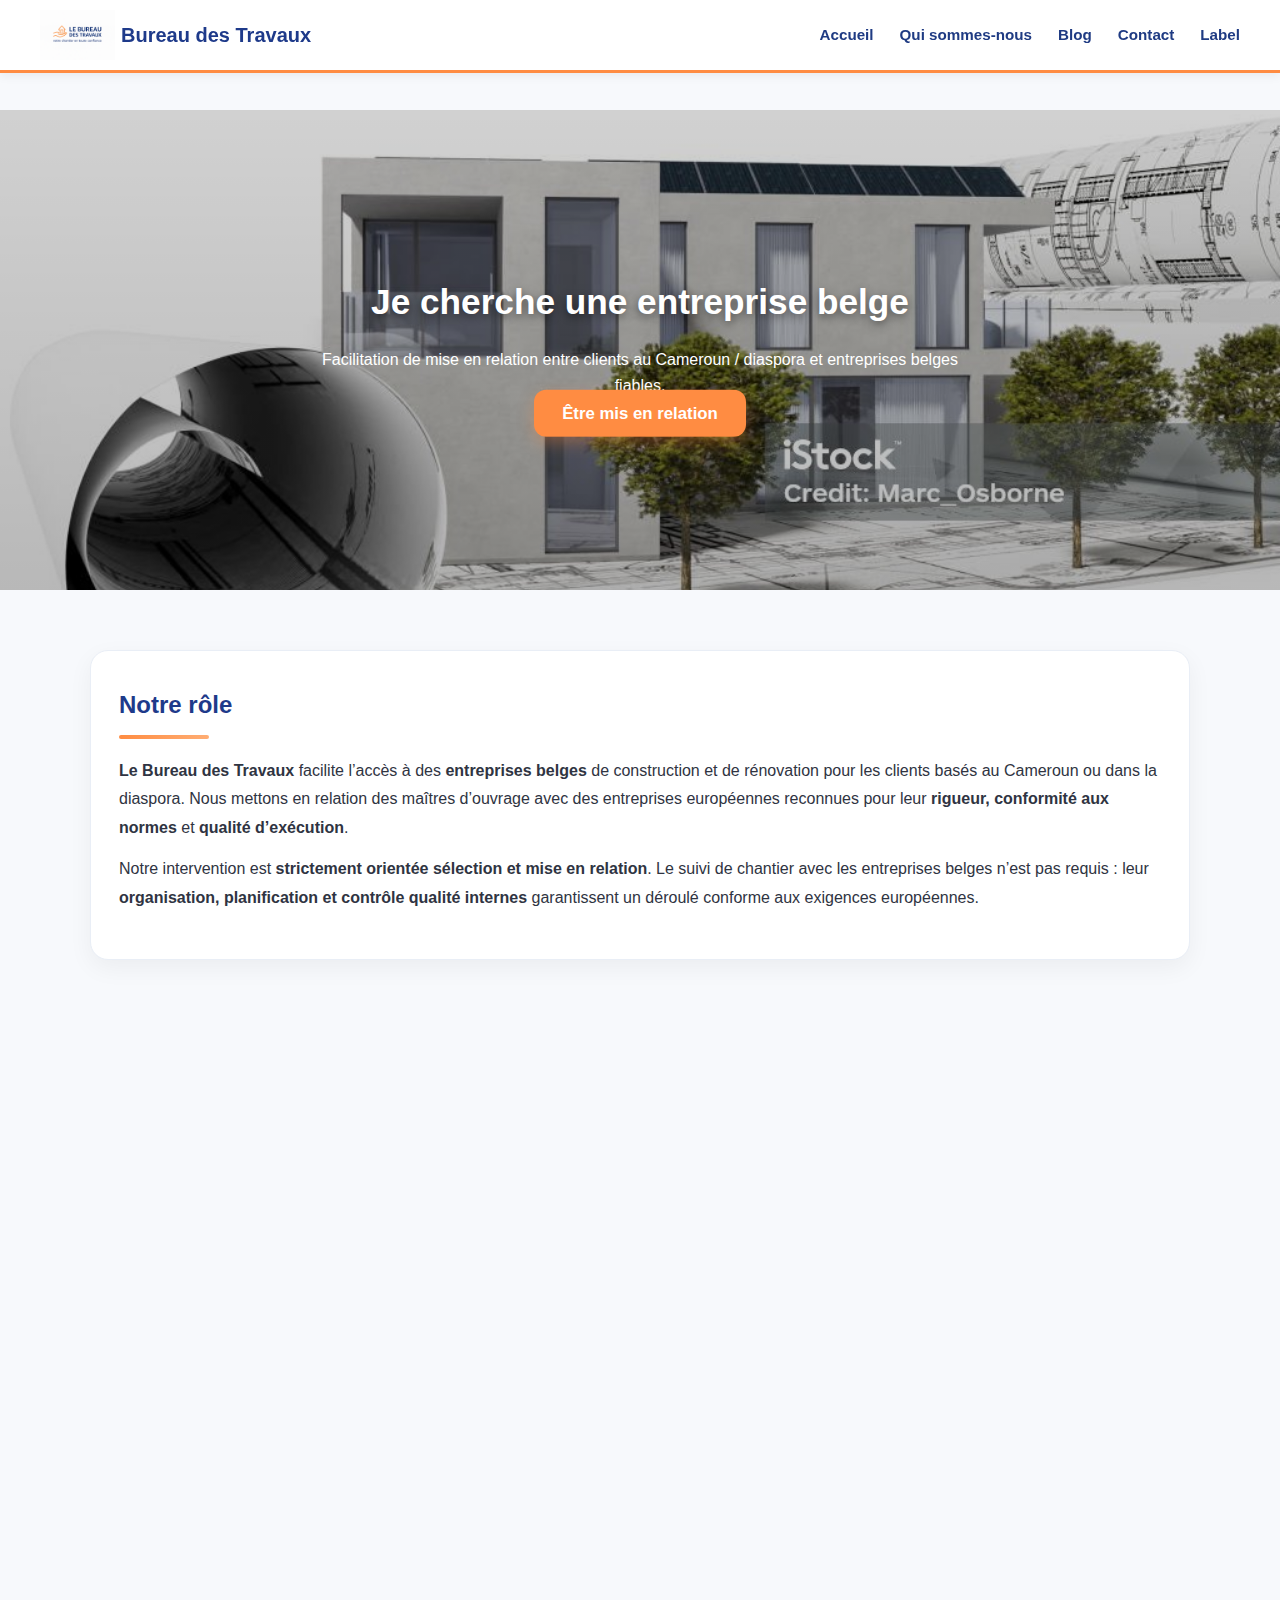
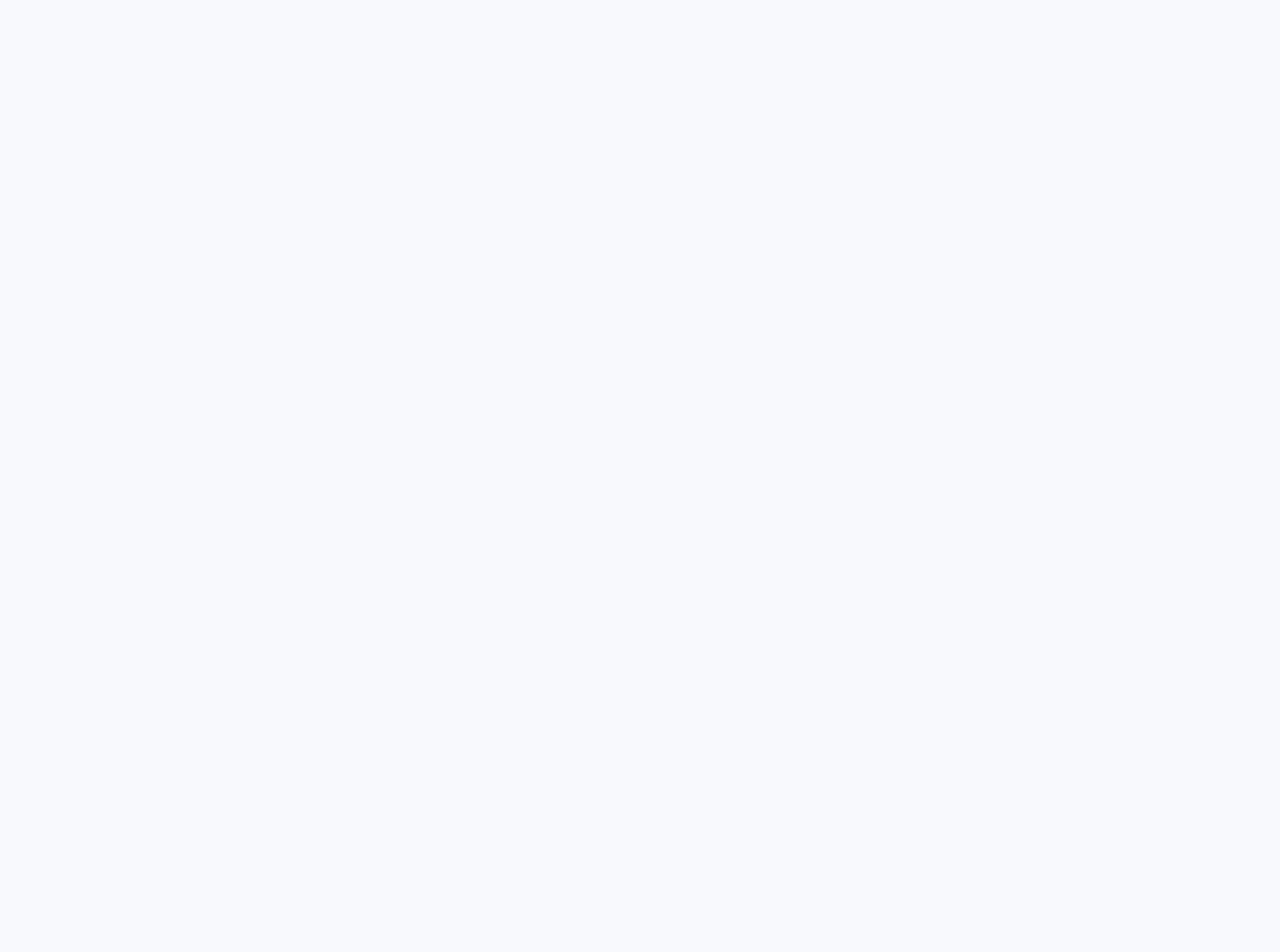
<file: entreprise-belge.html>
<!DOCTYPE html>
<html lang="fr">
<head>
  <meta charset="UTF-8" />
  <meta name="viewport" content="width=device-width, initial-scale=1" />
  <title>Je cherche une entreprise belge | Le Bureau des Travaux</title>
  <link rel="stylesheet" href="style.css" />
</head>

<body>
  <!-- 🟦 HEADER -->
  <header class="header">
    <div class="header__inner">
      <div class="brand">
        <img src="logo.png" alt="Logo Bureau des Travaux" class="brand__logo" />
        <h1 class="brand__title">Bureau des Travaux</h1>
      </div>

      <nav class="nav">
        <a href="index.html" class="btn-chip">Accueil</a>
        <a href="quisommesnous2.html" class="btn-chip">Qui sommes-nous</a>
        <a href="blog.html" class="btn-chip">Blog</a>
        <a href="contact.html" class="btn-chip">Contact</a>
        <a href="label.html" class="btn-chip">Label</a>
      </nav>
    </div>
  </header>

  <!-- 🏗️ HERO (utilise la même image que l’accueil via --hero-image) -->
  <!-- Pour changer UNIQUEMENT ici plus tard : ajouter style="--hero-image:url('votre-image.jpg')" -->
  <section class="hero hero-small">
    <div class="hero__content">
      <h2>Je cherche une entreprise belge</h2>
      <p>Facilitation de mise en relation entre clients au Cameroun / diaspora et entreprises belges fiables.</p>
      <a href="contact.html" class="cta" style="margin-top:14px;">Être mis en relation</a>
    </div>
  </section>

  <!-- 🎯 NOTRE RÔLE (institutionnel élégant) -->
  <section class="intro fade-in" style="padding:60px 0;">
    <div class="container" style="max-width:1100px;margin:0 auto;">
      <div style="background:#fff;border:1px solid #e9eef6;border-radius:18px;box-shadow:0 8px 24px rgba(0,0,0,.05);padding:34px 28px;">
        <h2 style="color:var(--accent-blue);font-weight:800;margin-bottom:10px;">Notre rôle</h2>
        <div style="height:4px;width:90px;border-radius:999px;background:linear-gradient(90deg,var(--brand-orange),#ffad73);margin:10px 0 18px;"></div>
        <p style="color:#2f3442;line-height:1.8;margin-bottom:12px;">
          <strong>Le Bureau des Travaux</strong> facilite l’accès à des <strong>entreprises belges</strong> de construction et de rénovation pour les clients basés au Cameroun ou dans la diaspora.
          Nous mettons en relation des maîtres d’ouvrage avec des entreprises européennes reconnues pour leur <strong>rigueur, conformité aux normes</strong> et <strong>qualité d’exécution</strong>.
        </p>
        <p style="color:#2f3442;line-height:1.8;margin-bottom:12px;">
          Notre intervention est <strong>strictement orientée sélection et mise en relation</strong>. Le suivi de chantier avec les entreprises belges n’est pas requis : leur
          <strong>organisation, planification et contrôle qualité internes</strong> garantissent un déroulé conforme aux exigences européennes.
        </p>
      </div>
    </div>
  </section>

  <!-- ✅ AVANTAGES POUR LE CLIENT -->
  <section class="fade-in" style="padding:10px 0 60px;background:#f7f9fc;">
    <div class="container" style="max-width:1100px;margin:0 auto;">
      <h2 class="section-title"><span class="bar"></span> Avantages pour vous</h2>
      <div style="display:grid;grid-template-columns:repeat(3,minmax(0,1fr));gap:18px;">
        <div style="background:#fff;border:1px solid #edf1f8;border-radius:14px;box-shadow:0 6px 18px rgba(0,0,0,.05);padding:22px;">
          <h3 style="color:var(--accent-blue);margin-bottom:8px;">Accès facilité</h3>
          <p style="color:#2f3442;line-height:1.7;">Bénéficiez de notre réseau en Belgique pour entrer en contact avec des entreprises fiables, disponibles et adaptées à votre projet.</p>
        </div>
        <div style="background:#fff;border:1px solid #edf1f8;border-radius:14px;box-shadow:0 6px 18px rgba(0,0,0,.05);padding:22px;">
          <h3 style="color:var(--accent-blue);margin-bottom:8px;">Qualité & normes</h3>
          <p style="color:#2f3442;line-height:1.7;">Exigence technique, sécurité, durabilité : les standards européens au service de votre investissement.</p>
        </div>
        <div style="background:#fff;border:1px solid #edf1f8;border-radius:14px;box-shadow:0 6px 18px rgba(0,0,0,.05);padding:22px;">
          <h3 style="color:var(--accent-blue);margin-bottom:8px;">Gain de temps</h3>
          <p style="color:#2f3442;line-height:1.7;">Nous présélectionnons des entreprises pertinentes ; vous comparez en toute sérénité et décidez avec clarté.</p>
        </div>
      </div>
    </div>
  </section>

  <!-- 🧪 NOTRE MÉTHODE DE SÉLECTION (EU) -->
  <section class="fade-in" style="padding:10px 0 60px;">
    <div class="container" style="max-width:1100px;margin:0 auto;">
      <h2 class="section-title"><span class="bar"></span> Notre méthode de sélection</h2>
      <div style="display:grid;grid-template-columns:repeat(2,minmax(0,1fr));gap:22px;">
        <div style="background:#fff;border:1px solid #e9eef6;border-radius:16px;box-shadow:0 8px 22px rgba(0,0,0,.05);padding:24px;">
          <h3 style="color:var(--accent-blue);margin-bottom:8px;">1) Validation des références</h3>
          <p style="color:#2f3442;line-height:1.7;">Historiques, chantiers livrés, retours clients : nous vérifions la qualité et la constance des réalisations.</p>
        </div>
        <div style="background:#fff;border:1px solid #e9eef6;border-radius:16px;box-shadow:0 8px 22px rgba(0,0,0,.05);padding:24px;">
          <h3 style="color:var(--accent-blue);margin-bottom:8px;">2) Conformité & assurances</h3>
          <p style="color:#2f3442;line-height:1.7;">Contrôle des documents légaux, assurances, compétences et organisation interne.</p>
        </div>
        <div style="background:#fff;border:1px solid #e9eef6;border-radius:16px;box-shadow:0 8px 22px rgba(0,0,0,.05);padding:24px;">
          <h3 style="color:var(--accent-blue);margin-bottom:8px;">3) Capacité technique</h3>
          <p style="color:#2f3442;line-height:1.7;">Moyens, méthodes, planning : nous privilégions des partenaires capables de tenir les exigences du projet.</p>
        </div>
        <div style="background:#fff;border:1px solid #e9eef6;border-radius:16px;box-shadow:0 8px 22px rgba(0,0,0,.05);padding:24px;">
          <h3 style="color:var(--accent-blue);margin-bottom:8px;">4) Mise en relation</h3>
          <p style="color:#2f3442;line-height:1.7;">Vous recevez une sélection restreinte d’entreprises belges pertinentes pour comparer et décider en confiance.</p>
        </div>
      </div>
    </div>
  </section>

  <!-- 🔷 APPEL À L’ACTION -->
  <section class="fade-in" style="padding:0 0 80px;">
    <div class="container" style="max-width:1000px;margin:0 auto;">
      <div style="background:linear-gradient(180deg,rgba(30,58,138,.95),rgba(30,58,138,.9));border-radius:18px;padding:36px 28px;text-align:center;box-shadow:0 10px 26px rgba(0,0,0,.08);">
        <h3 style="color:#fff;margin-bottom:10px;">Besoin d’une entreprise belge pour votre projet ?</h3>
        <p style="color:#f2f4f8;max-width:820px;margin:0 auto 16px;line-height:1.7;">
          Nous facilitons la mise en relation avec des entreprises fiables en Belgique. Décrivez votre besoin ; nous revenons vers vous avec des propositions sérieuses.
        </p>
        <a href="contact.html" class="cta">Nous contacter</a>
      </div>
    </div>
  </section>

  <!-- 🟦 FOOTER -->
  <footer class="footer-pro fade-in">
    <div class="footer-top">
      <h3>Discutons de votre projet</h3>
      <p>
        Que vous soyez au Cameroun ou à l’étranger, notre équipe est prête à vous accompagner
        dans votre projet de construction ou de rénovation.
      </p>

      <div class="footer-actions">
        <a href="https://wa.me/237694025358" target="_blank" class="footer-icon whatsapp" title="WhatsApp">💬</a>
        <a href="tel:+237695255689" class="footer-icon phone" title="Téléphone">📞</a>
        <a href="mailto:contact@lebureaudestravaux.com" class="footer-icon mail" title="Email">📧</a>
      </div>

      <hr class="footer-line">
      <p class="footer-slogan">Votre chantier en toute confiance.</p>
    </div>

    <div class="footer-bottom">
      <p><strong>Le Bureau des Travaux</strong> — Douala • Yaoundé • Bafoussam</p>
      <p>© 2025 Tous droits réservés</p>
      <div class="footer-socials">
        <a href="#">Facebook</a> |
        <a href="#">Instagram</a> |
        <a href="#">LinkedIn</a>
      </div>
    </div>
  </footer>

  <!-- 🎬 Effet d’apparition -->
  <script>
    const faders = document.querySelectorAll('.fade-in');
    const observer = new IntersectionObserver(entries => {
      entries.forEach(entry => {
        if (entry.isIntersecting) entry.target.classList.add('visible');
      });
    }, { threshold: 0.2 });
    faders.forEach(f => observer.observe(f));
  </script>
</body>
</html>
</file>
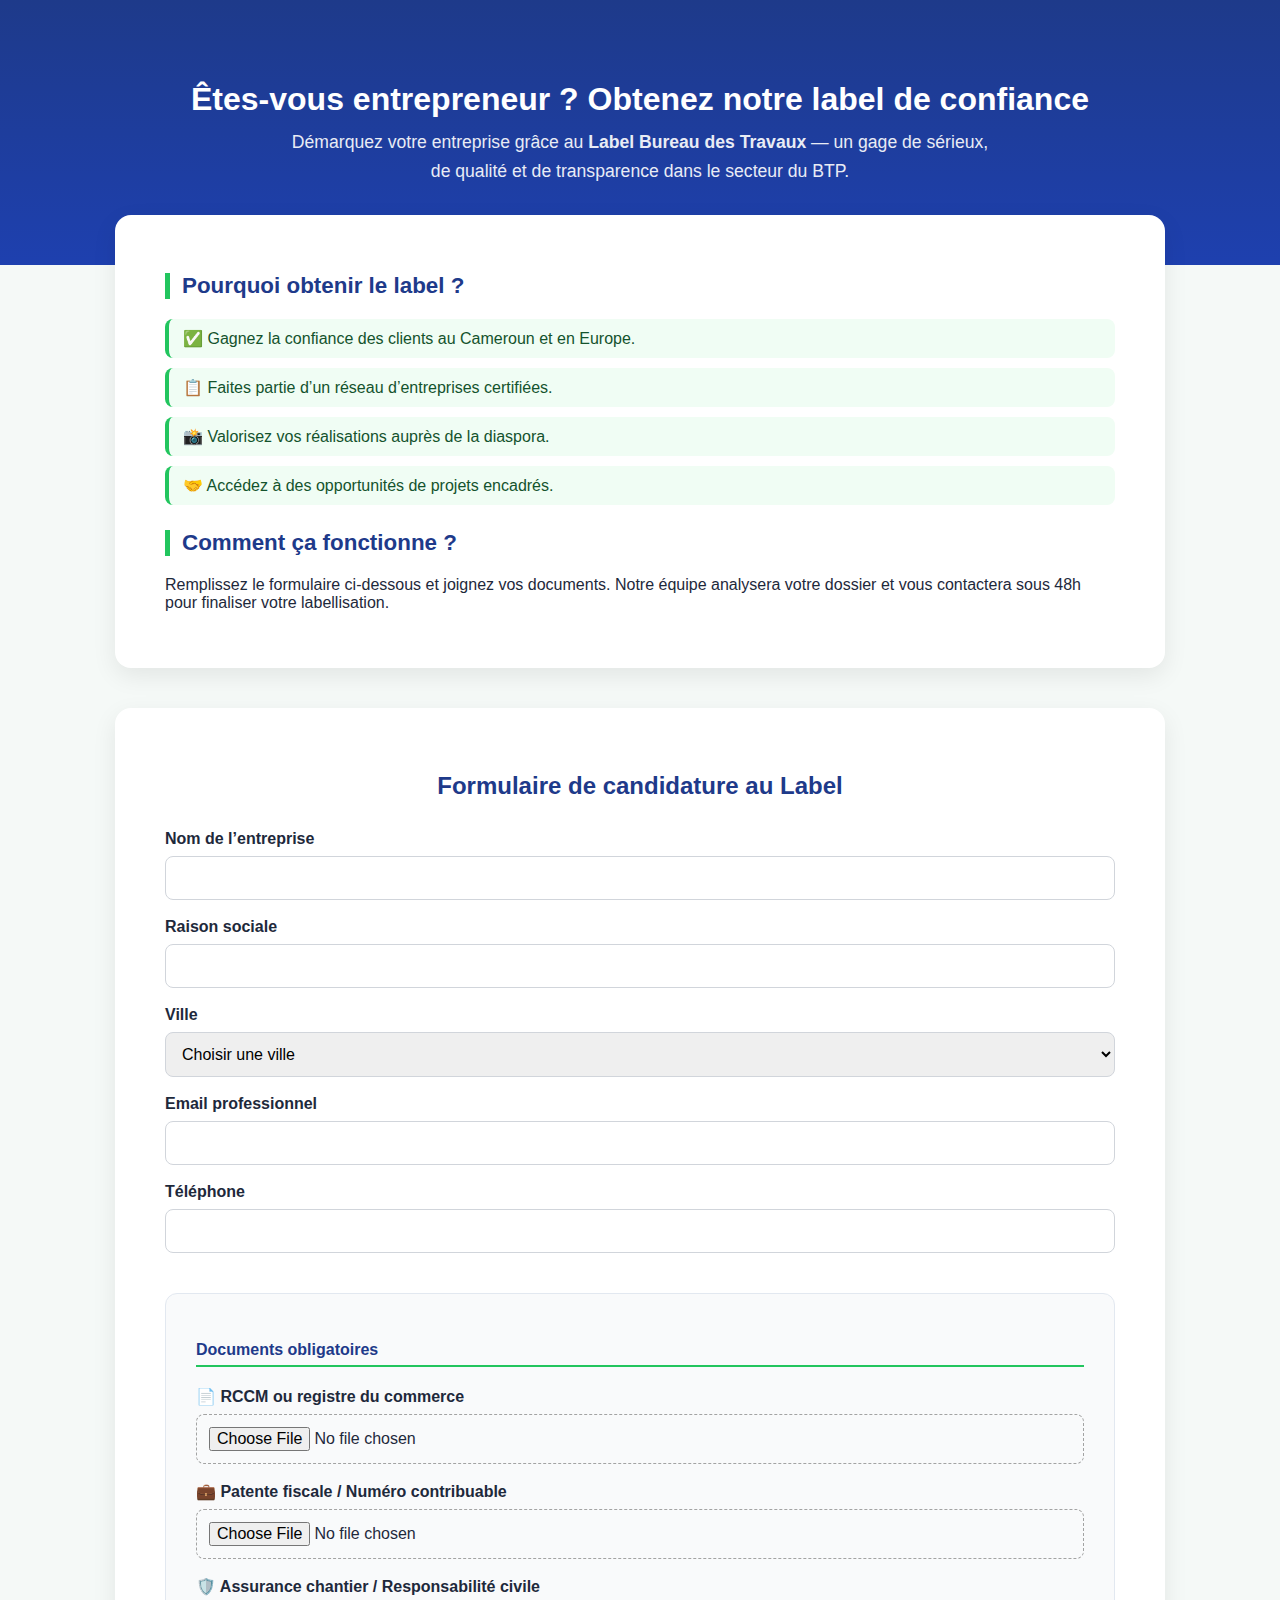
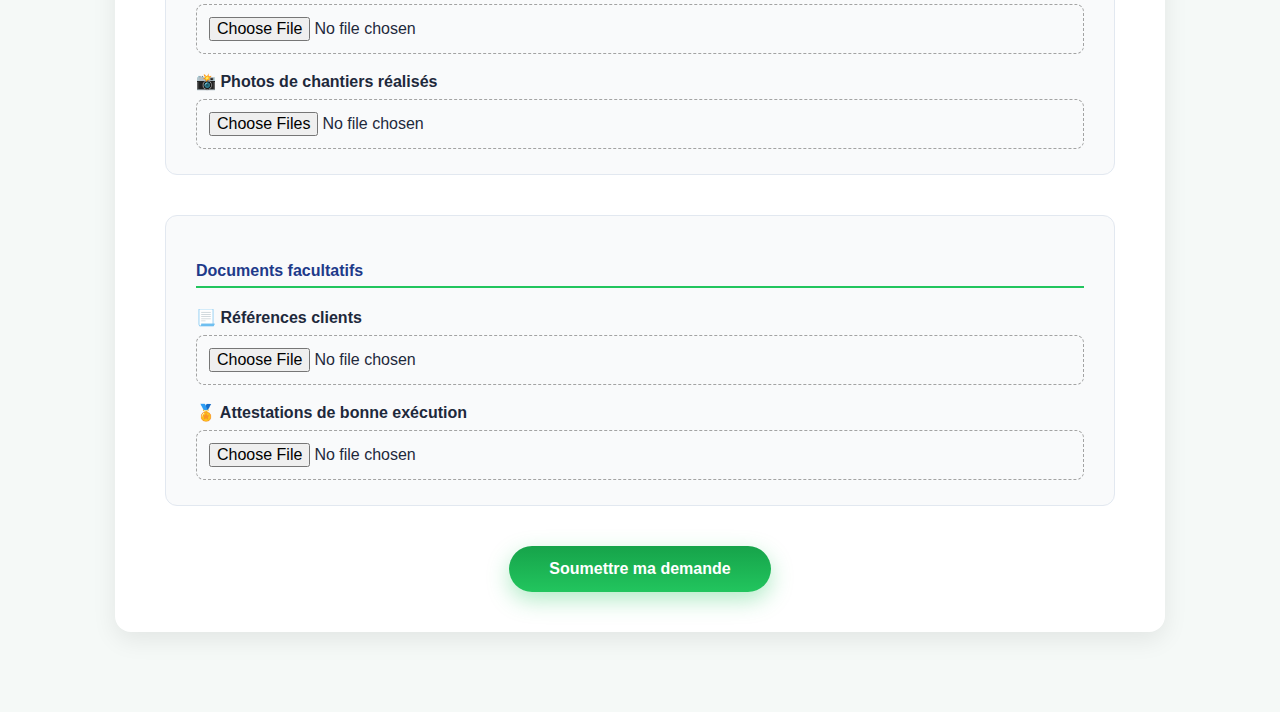
<file: label.html>
<!DOCTYPE html>
<html lang="fr">
<head>
  <meta charset="UTF-8" />
  <meta name="viewport" content="width=device-width, initial-scale=1" />
  <title>Obtenez le Label | Bureau des Travaux</title>

  <style>
    body {
      font-family: "Segoe UI", Arial, sans-serif;
      background: #f5f9f7;
      margin: 0;
      color: #1e293b;
    }

    /* === HERO EN-TÊTE BLEU === */
    .hero-label {
      background: linear-gradient(180deg, #1E3A8A, #1e40af);
      color: white;
      text-align: center;
      padding: 60px 20px 80px;
    }
    .hero-label h1 {
      font-size: 2rem;
      margin-bottom: 10px;
      font-weight: 800;
    }
    .hero-label p {
      font-size: 1.1rem;
      max-width: 720px;
      margin: 0 auto;
      opacity: 0.9;
      line-height: 1.6;
    }

    /* === SECTION INTRO AVANT FORMULAIRE === */
    .intro {
      background: #ffffff;
      max-width: 950px;
      margin: -50px auto 40px;
      border-radius: 16px;
      box-shadow: 0 8px 24px rgba(0,0,0,0.08);
      padding: 40px 50px;
      position: relative;
      z-index: 2;
    }
    .intro h2 {
      color: #1E3A8A;
      font-size: 1.4rem;
      border-left: 5px solid #22c55e;
      padding-left: 12px;
      margin-bottom: 20px;
    }
    .intro ul {
      list-style: none;
      padding: 0;
      margin: 0 0 25px 0;
    }
    .intro ul li {
      background: #f0fdf4;
      border-left: 4px solid #22c55e;
      padding: 10px 14px;
      border-radius: 8px;
      margin-bottom: 10px;
      color: #14532d;
    }

    /* === FORMULAIRE === */
    main {
      max-width: 950px;
      margin: 0 auto 80px;
      background: white;
      border-radius: 16px;
      box-shadow: 0 8px 24px rgba(0,0,0,0.08);
      padding: 40px 50px;
    }
    h3 {
      color: #1E3A8A;
      text-align: center;
      margin-bottom: 30px;
      font-size: 1.5rem;
    }
    label {
      display: block;
      font-weight: 600;
      margin-top: 18px;
      color: #1e293b;
    }
    input, select, textarea {
      width: 100%;
      padding: 12px;
      border: 1px solid #d1d5db;
      border-radius: 8px;
      margin-top: 8px;
      font-size: 1rem;
      box-sizing: border-box;
    }
    input[type="file"] {
      border: 1px dashed #a3a3a3;
      background: #f9fafb;
      cursor: pointer;
    }

    .subsection {
      margin-top: 40px;
      padding: 25px 30px;
      border: 1px solid #e2e8f0;
      border-radius: 12px;
      background: #f9fafb;
    }
    .subsection h4 {
      color: #1E3A8A;
      border-bottom: 2px solid #22c55e;
      padding-bottom: 6px;
      margin-bottom: 20px;
    }

    /* === BOUTON === */
    button {
      display: block;
      background: linear-gradient(180deg, #16a34a, #22c55e);
      color: white;
      border: none;
      padding: 14px 40px;
      border-radius: 999px;
      font-size: 1rem;
      font-weight: 700;
      cursor: pointer;
      margin: 40px auto 0;
      box-shadow: 0 8px 22px rgba(34,197,94,0.35);
      transition: all .25s ease;
    }
    button:hover {
      transform: translateY(-3px);
      box-shadow: 0 12px 28px rgba(34,197,94,0.45);
    }

    .confirmation {
      display: none;
      margin-top: 30px;
      padding: 15px 25px;
      background: #dcfce7;
      color: #166534;
      border: 1px solid #16a34a;
      border-radius: 12px;
      text-align: center;
      font-weight: 600;
    }
  </style>
</head>

<body>
  <!-- 🟦 HERO -->
  <section class="hero-label">
    <h1>Êtes-vous entrepreneur ? Obtenez notre label de confiance</h1>
    <p>
      Démarquez votre entreprise grâce au <strong>Label Bureau des Travaux</strong> —
      un gage de sérieux, de qualité et de transparence dans le secteur du BTP.
    </p>
  </section>

  <!-- 🧱 INTRODUCTION -->
  <section class="intro">
    <h2>Pourquoi obtenir le label ?</h2>
    <ul>
      <li>✅ Gagnez la confiance des clients au Cameroun et en Europe.</li>
      <li>📋 Faites partie d’un réseau d’entreprises certifiées.</li>
      <li>📸 Valorisez vos réalisations auprès de la diaspora.</li>
      <li>🤝 Accédez à des opportunités de projets encadrés.</li>
    </ul>

    <h2>Comment ça fonctionne ?</h2>
    <p>
      Remplissez le formulaire ci-dessous et joignez vos documents.
      Notre équipe analysera votre dossier et vous contactera sous 48h pour finaliser votre labellisation.
    </p>
  </section>

  <!-- 📋 FORMULAIRE -->
  <main>
    <form id="labelForm">
      <h3>Formulaire de candidature au Label</h3>

      <label>Nom de l’entreprise</label>
      <input type="text" required />

      <label>Raison sociale</label>
      <input type="text" required />

      <label>Ville</label>
      <select required>
        <option value="">Choisir une ville</option>
        <option>Douala</option>
        <option>Yaoundé</option>
        <option>Bafoussam</option>
      </select>

      <label>Email professionnel</label>
      <input type="email" required />

      <label>Téléphone</label>
      <input type="tel" required />

      <div class="subsection">
        <h4>Documents obligatoires</h4>
        <label>📄 RCCM ou registre du commerce</label>
        <input type="file" accept=".pdf,.jpg,.png,.docx" required />

        <label>💼 Patente fiscale / Numéro contribuable</label>
        <input type="file" accept=".pdf,.jpg,.png,.docx" required />

        <label>🛡️ Assurance chantier / Responsabilité civile</label>
        <input type="file" accept=".pdf,.jpg,.png,.docx" required />

        <label>📸 Photos de chantiers réalisés</label>
        <input type="file" accept=".jpg,.png,.jpeg" multiple required />
      </div>

      <div class="subsection">
        <h4>Documents facultatifs</h4>
        <label>📃 Références clients</label>
        <input type="file" accept=".pdf,.jpg,.png,.docx" />

        <label>🏅 Attestations de bonne exécution</label>
        <input type="file" accept=".pdf,.jpg,.png,.docx" />
      </div>

      <button type="submit">Soumettre ma demande</button>

      <div class="confirmation">
        ✅ Merci ! Votre dossier sera examiné sous 48h.<br>
        Vous recevrez une confirmation à l’adresse e-mail indiquée.
      </div>
    </form>
  </main>

  <script>
    const form = document.getElementById("labelForm");
    form.addEventListener("submit", (e) => {
      e.preventDefault();
      document.querySelector(".confirmation").style.display = "block";
      form.reset();
      window.scrollTo({ top: form.offsetTop, behavior: "smooth" });
    });
  </script>
</body>
</html>
</file>
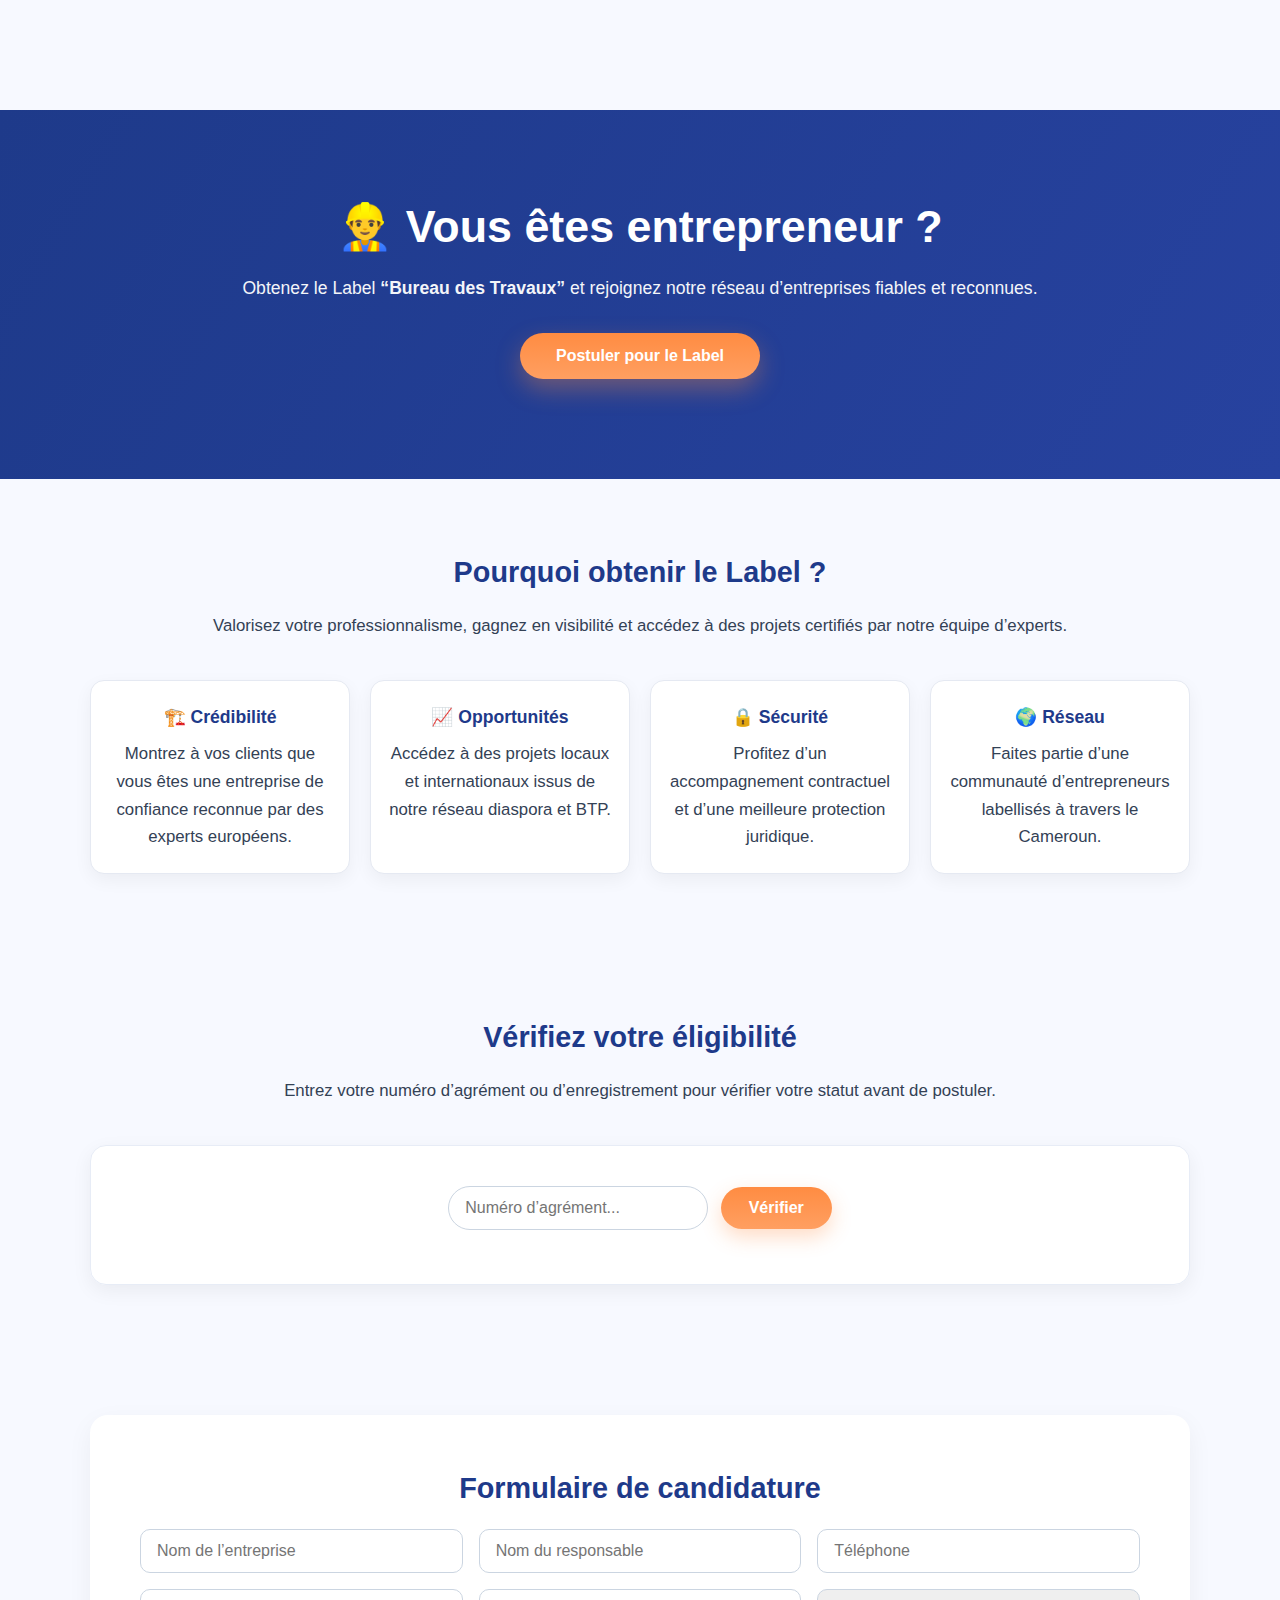
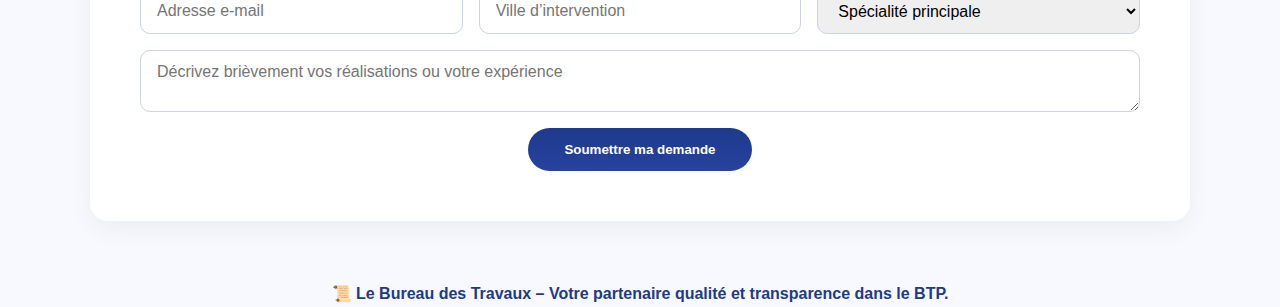
<file: obtenez-le-label.html>
<!DOCTYPE html>
<html lang="fr">
<head>
  <meta charset="UTF-8" />
  <meta name="viewport" content="width=device-width, initial-scale=1" />
  <title>Obtenez le Label | Le Bureau des Travaux</title>
  <link rel="stylesheet" href="style.css" />
  <style>
    body { background: #f7f9ff; font-family: "Segoe UI", Arial, sans-serif; color: #1e293b; margin: 0; }

    .label-hero {
      background: linear-gradient(120deg, #1e3a8a, #27429f);
      color: #fff;
      text-align: center;
      padding: 80px 20px 100px;
    }
    .label-hero h1 {
      font-size: clamp(2rem, 5vw, 2.8rem);
      font-weight: 800;
      margin-bottom: 10px;
    }
    .label-hero p {
      font-size: 1.1rem;
      opacity: 0.95;
      margin-bottom: 30px;
    }
    .label-hero .cta {
      background: linear-gradient(180deg, #ff8c42, #ff9f61);
      color: #fff;
      font-weight: 700;
      border: none;
      border-radius: 999px;
      padding: 14px 36px;
      font-size: 1rem;
      cursor: pointer;
      box-shadow: 0 10px 25px rgba(255,140,66,0.35);
      transition: all 0.25s ease;
    }
    .label-hero .cta:hover {
      transform: translateY(-3px);
      box-shadow: 0 12px 28px rgba(255,140,66,0.45);
    }

    .section { width: min(1100px, 92%); margin: 0 auto; padding: 70px 0; }
    .section h2 {
      color: #1e3a8a;
      font-size: 1.8rem;
      font-weight: 800;
      text-align: center;
      margin-bottom: 16px;
    }
    .section p { text-align: center; font-size: 1.05rem; color: #334155; }

    .criteria {
      margin-top: 40px;
      display: grid;
      grid-template-columns: repeat(auto-fit, minmax(220px, 1fr));
      gap: 20px;
    }
    .criteria div {
      background: #fff;
      border: 1px solid #e5e9f2;
      border-radius: 14px;
      box-shadow: 0 6px 18px rgba(0,0,0,0.05);
      padding: 22px 18px;
      text-align: center;
      transition: all 0.3s ease;
    }
    .criteria div:hover { transform: translateY(-4px); box-shadow: 0 10px 22px rgba(0,0,0,0.08); }
    .criteria h3 { color: #1e3a8a; font-size: 1.1rem; margin-bottom: 8px; }

    .verify-box {
      margin-top: 40px;
      background: rgba(255,255,255,0.9);
      border: 1px solid #e7ecf6;
      border-radius: 16px;
      padding: 40px;
      text-align: center;
      box-shadow: 0 6px 20px rgba(0,0,0,0.06);
    }
    .verify-box input {
      padding: 12px 16px;
      border-radius: 999px;
      border: 1px solid #cbd5e1;
      outline: none;
      width: 260px;
      font-size: 1rem;
    }
    .verify-box button {
      margin-left: 8px;
      background: linear-gradient(180deg, #ff8c42, #ff9f61);
      color: #fff;
      font-weight: 700;
      border: none;
      border-radius: 999px;
      padding: 12px 28px;
      font-size: 1rem;
      cursor: pointer;
      box-shadow: 0 8px 20px rgba(255,140,66,0.3);
      transition: all 0.25s ease;
    }
    .verify-box button:hover { transform: translateY(-2px); }
    #verify-result { margin-top: 14px; font-weight: 600; }

    .form-section {
      background: #ffffff;
      margin-top: 60px;
      border-radius: 18px;
      padding: 50px;
      box-shadow: 0 8px 26px rgba(0,0,0,0.05);
    }
    form {
      display: grid;
      gap: 16px;
      grid-template-columns: repeat(auto-fit, minmax(280px, 1fr));
    }
    form input, form select, form textarea {
      padding: 12px 16px;
      border: 1px solid #cbd5e1;
      border-radius: 10px;
      font-size: 1rem;
      font-family: inherit;
    }
    form textarea { grid-column: 1 / -1; resize: vertical; }
    .submit-btn {
      grid-column: 1 / -1;
      justify-self: center;
      background: linear-gradient(180deg, #1e3a8a, #27429f);
      color: #fff;
      font-weight: 700;
      border: none;
      border-radius: 999px;
      padding: 14px 36px;
      cursor: pointer;
      transition: all 0.3s ease;
    }
    .submit-btn:hover { transform: translateY(-3px); box-shadow: 0 10px 24px rgba(30,58,138,0.3); }

    .final {
      text-align: center;
      margin-top: 60px;
      color: #1e3a8a;
      font-weight: 600;
    }

    @media (max-width: 768px) {
      .form-section { padding: 30px; }
      form input, form select { font-size: 0.95rem; }
      .verify-box input { width: 90%; margin-bottom: 10px; }
      .verify-box button { width: 100%; }
    }
  </style>
</head>

<body>

  <!-- 🟦 HERO -->
  <section class="label-hero">
    <h1>👷‍♂️ Vous êtes entrepreneur ?</h1>
    <p>Obtenez le Label <strong>“Bureau des Travaux”</strong> et rejoignez notre réseau d’entreprises fiables et reconnues.</p>
    <button class="cta" onclick="document.getElementById('verify').scrollIntoView({behavior:'smooth'})">Postuler pour le Label</button>
  </section>

  <!-- 💡 Pourquoi le Label -->
  <section class="section">
    <h2>Pourquoi obtenir le Label ?</h2>
    <p>Valorisez votre professionnalisme, gagnez en visibilité et accédez à des projets certifiés par notre équipe d’experts.</p>

    <div class="criteria">
      <div><h3>🏗️ Crédibilité</h3><p>Montrez à vos clients que vous êtes une entreprise de confiance reconnue par des experts européens.</p></div>
      <div><h3>📈 Opportunités</h3><p>Accédez à des projets locaux et internationaux issus de notre réseau diaspora et BTP.</p></div>
      <div><h3>🔒 Sécurité</h3><p>Profitez d’un accompagnement contractuel et d’une meilleure protection juridique.</p></div>
      <div><h3>🌍 Réseau</h3><p>Faites partie d’une communauté d’entrepreneurs labellisés à travers le Cameroun.</p></div>
    </div>
  </section>

  <!-- 📋 Vérification d'éligibilité -->
  <section class="section" id="verify">
    <h2>Vérifiez votre éligibilité</h2>
    <p>Entrez votre numéro d’agrément ou d’enregistrement pour vérifier votre statut avant de postuler.</p>
    <div class="verify-box">
      <input type="text" id="numero" placeholder="Numéro d’agrément..." />
      <button onclick="verifier()">Vérifier</button>
      <div id="verify-result"></div>
    </div>
  </section>

  <!-- 🧱 Formulaire de candidature -->
  <section class="section form-section">
    <h2>Formulaire de candidature</h2>
    <form>
      <input type="text" placeholder="Nom de l’entreprise" required>
      <input type="text" placeholder="Nom du responsable" required>
      <input type="tel" placeholder="Téléphone" required>
      <input type="email" placeholder="Adresse e-mail" required>
      <input type="text" placeholder="Ville d’intervention" required>
      <select required>
        <option value="">Spécialité principale</option>
        <option>Gros œuvre</option>
        <option>Électricité</option>
        <option>Plomberie</option>
        <option>Finitions</option>
        <option>Menuiserie</option>
        <option>Autre</option>
      </select>
      <textarea placeholder="Décrivez brièvement vos réalisations ou votre expérience"></textarea>
      <button type="submit" class="submit-btn">Soumettre ma demande</button>
    </form>
  </section>

  <p class="final">📜 Le Bureau des Travaux – Votre partenaire qualité et transparence dans le BTP.</p>

  <script>
    function verifier(){
      const val = document.getElementById('numero').value.trim();
      const res = document.getElementById('verify-result');
      if(val === "") {
        res.style.color = "red";
        res.innerText = "Veuillez entrer un numéro d’agrément.";
        return;
      }
      // Exemple simple de simulation
      const base = ["BTD-001", "DLA-102", "YDE-220", "BFM-304"];
      if(base.includes(val.toUpperCase())){
        res.style.color = "green";
        res.innerText = "✅ Numéro reconnu. Vous pouvez poursuivre votre inscription.";
      } else {
        res.style.color = "red";
        res.innerText = "❌ Numéro non reconnu. Contactez Le Bureau des Travaux pour validation manuelle.";
      }
    }
  </script>
</body>
</html>
</file>
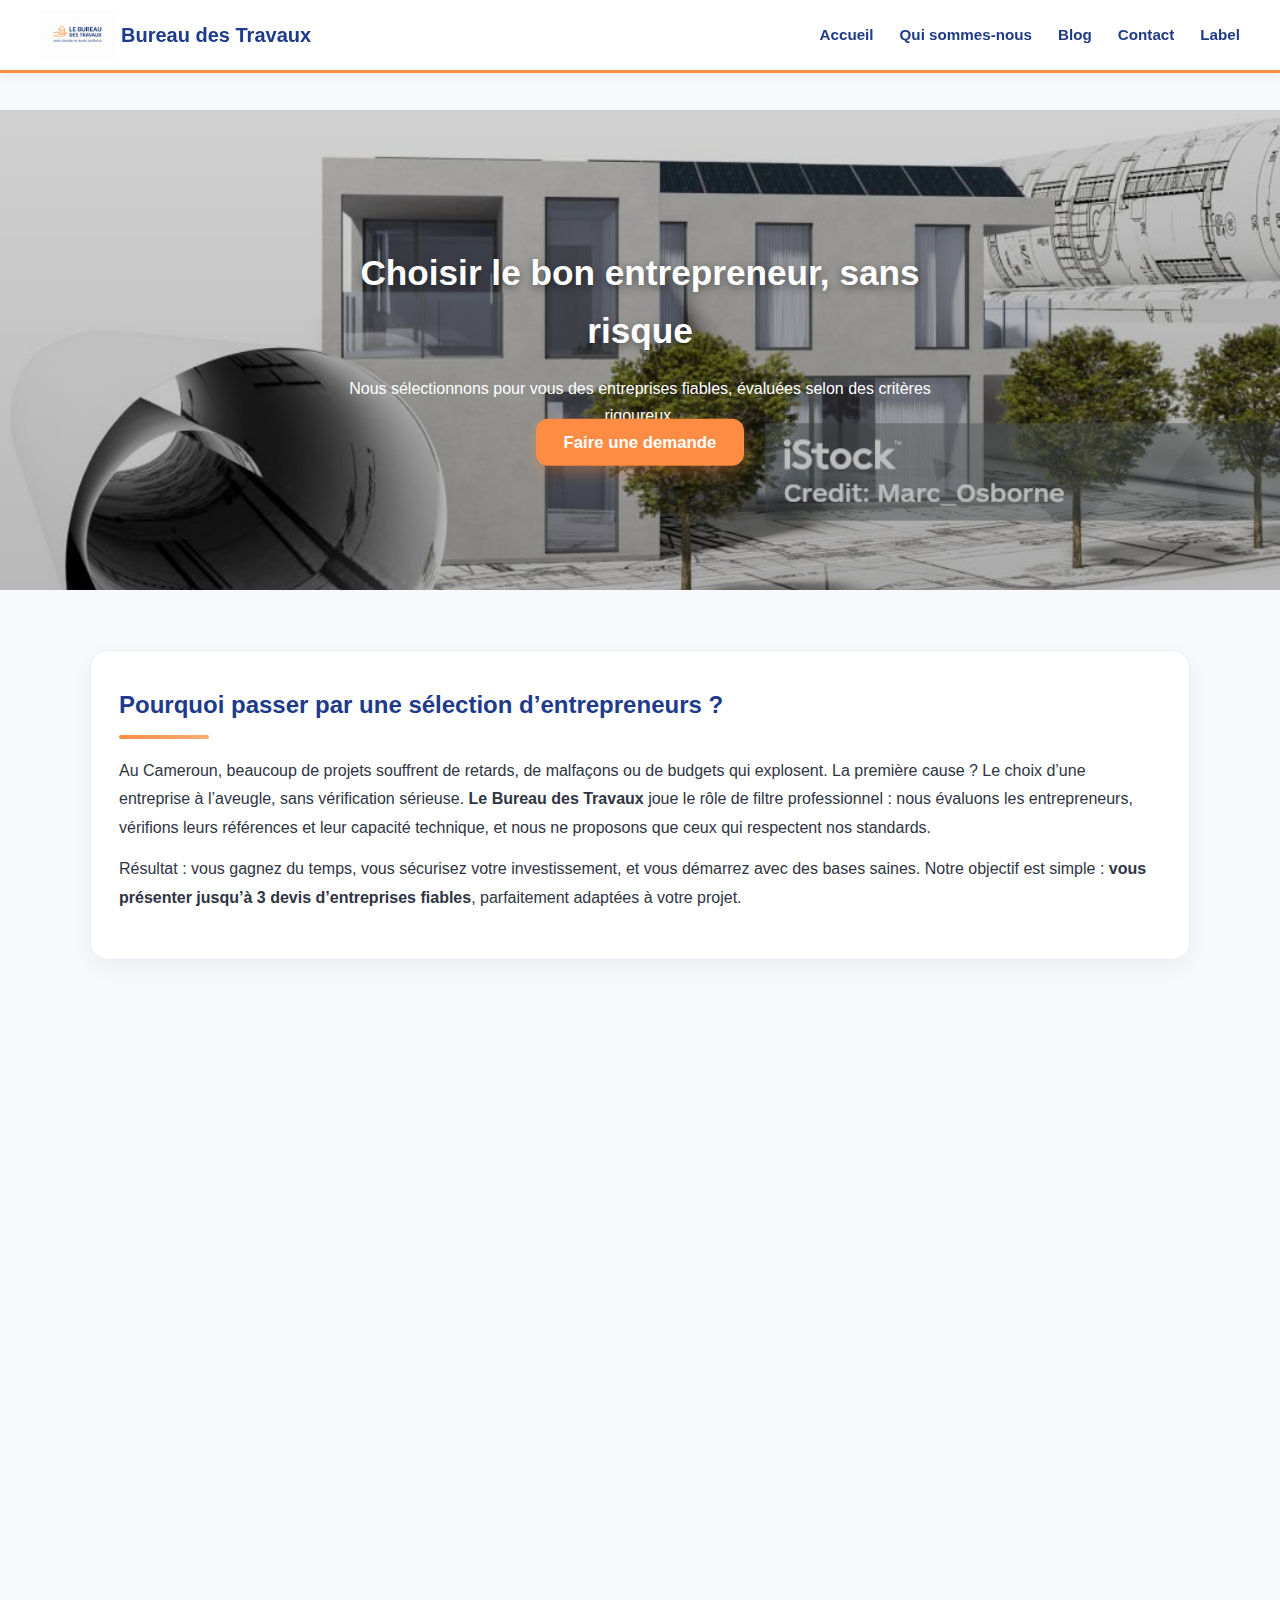
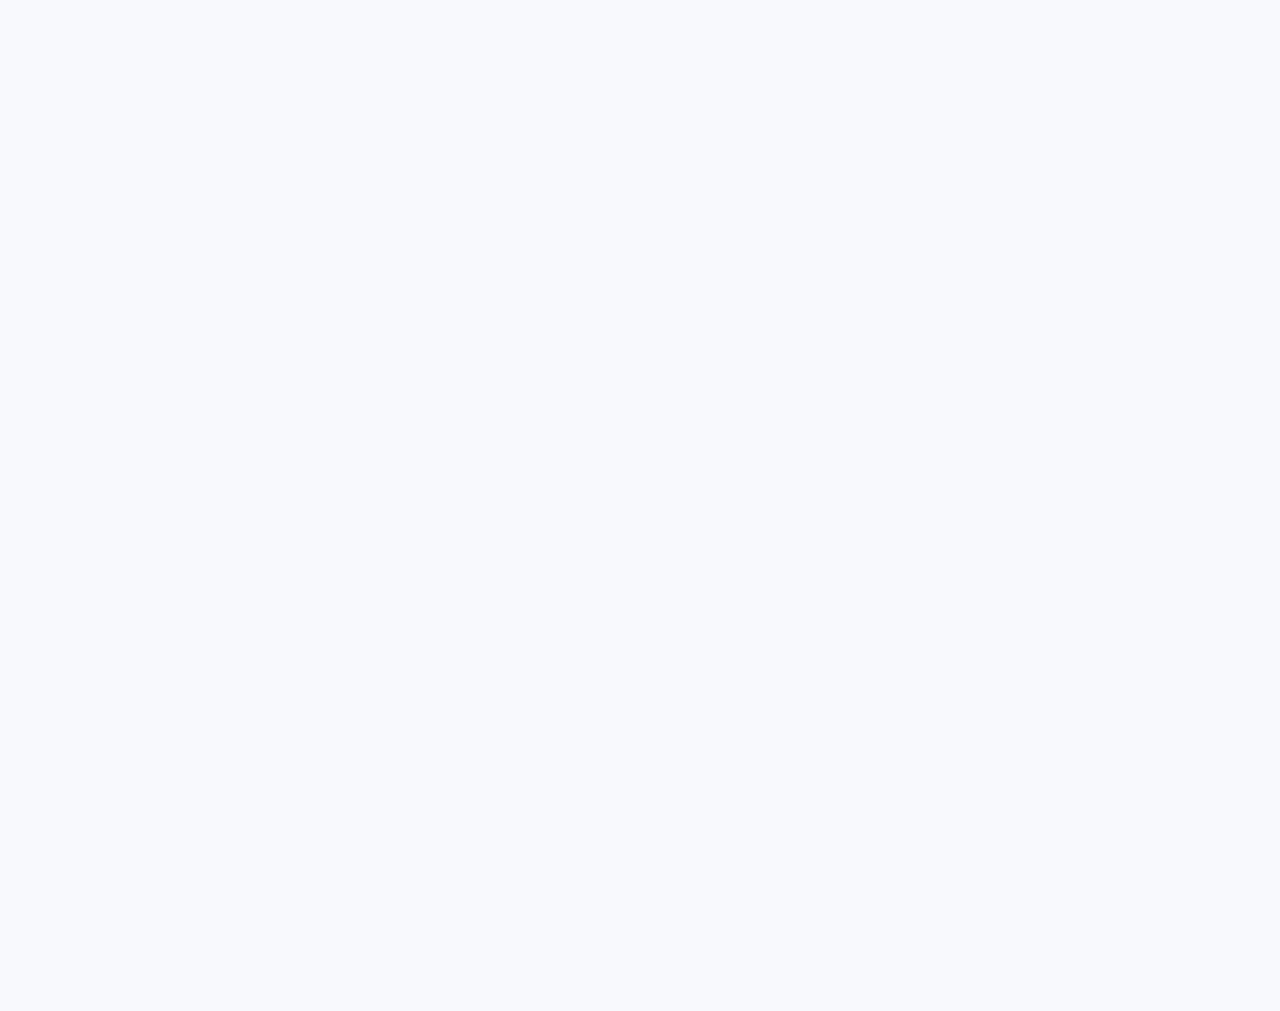
<file: selection.html>
<!DOCTYPE html>
<html lang="fr">
<head>
  <meta charset="UTF-8" />
  <meta name="viewport" content="width=device-width, initial-scale=1" />
  <title>Choix de l’entrepreneur | Le Bureau des Travaux</title>
  <link rel="stylesheet" href="style.css" />
</head>

<body class="fond-bleu">
  <!-- HEADER -->
  <header class="header">
    <div class="header__inner">
      <div class="brand">
        <img src="logo.png" alt="Logo Bureau des Travaux" class="brand__logo" />
        <h1 class="brand__title">Bureau des Travaux</h1>
      </div>

      <nav class="nav">
        <a href="index.html" class="btn-chip">Accueil</a>
        <a href="quisommesnous.html" class="btn-chip">Qui sommes-nous</a>
        <a href="blog.html" class="btn-chip">Blog</a>
        <a href="contact.html" class="btn-chip">Contact</a>
        <a href="label.html" class="btn-chip">Label</a>
      </nav>
    </div>
  </header>

  <!-- HERO (image : photo2.jpg) -->
  <section class="hero hero-small" style="--hero-image:url('photo2.jpg')">
    <div class="hero__content">
      <h2>Choisir le bon entrepreneur, sans risque</h2>
      <p>Nous sélectionnons pour vous des entreprises fiables, évaluées selon des critères rigoureux.</p>
      <a href="contact.html" class="cta" style="margin-top:16px;">Faire une demande</a>
    </div>
  </section>

  <!-- INTRO • POURQUOI LA SÉLECTION COMPTE -->
  <section class="fade-in" style="padding:60px 0;">
    <div class="container" style="max-width:1100px;margin:0 auto;">
      <div style="background:#fff;border:1px solid #e9eef6;border-radius:18px;box-shadow:0 8px 24px rgba(0,0,0,.05);padding:34px 28px;">
        <h2 style="color:var(--accent-blue);font-weight:800;margin-bottom:10px;">Pourquoi passer par une sélection d’entrepreneurs ?</h2>
        <div style="height:4px;width:90px;border-radius:999px;background:linear-gradient(90deg,var(--brand-orange),#ffad73);margin:10px 0 18px;"></div>
        <p style="color:#2f3442;line-height:1.8;margin-bottom:12px;">
          Au Cameroun, beaucoup de projets souffrent de retards, de malfaçons ou de budgets qui explosent. La première cause ? Le choix d’une entreprise à l’aveugle, sans vérification sérieuse. 
          <strong>Le Bureau des Travaux</strong> joue le rôle de filtre professionnel : nous évaluons les entrepreneurs, vérifions leurs références et leur capacité technique, et nous ne proposons que ceux qui respectent nos standards.
        </p>
        <p style="color:#2f3442;line-height:1.8;margin-bottom:12px;">
          Résultat : vous gagnez du temps, vous sécurisez votre investissement, et vous démarrez avec des bases saines. Notre objectif est simple : 
          <strong>vous présenter jusqu’à 3 devis d’entreprises fiables</strong>, parfaitement adaptées à votre projet.
        </p>
      </div>
    </div>
  </section>

  <!-- MÉTHODE • COMMENT NOUS SÉLECTIONNONS -->
  <section class="fade-in" style="padding:10px 0 60px;">
    <div class="container" style="max-width:1100px;margin:0 auto;">
      <div style="display:grid;grid-template-columns:repeat(2,minmax(0,1fr));gap:22px;">
        <!-- Carte 1 -->
        <div style="background:#fff;border:1px solid #e9eef6;border-radius:16px;box-shadow:0 8px 22px rgba(0,0,0,.05);padding:24px;">
          <h3 style="color:var(--accent-blue);margin-bottom:8px;">1) Vérification des références</h3>
          <p style="color:#2f3442;line-height:1.7;">Appels clients, photos de chantiers livrés, cohérence des historiques. Nous validons l’expérience réelle et le sérieux administratif.</p>
        </div>
        <!-- Carte 2 -->
        <div style="background:#fff;border:1px solid #e9eef6;border-radius:16px;box-shadow:0 8px 22px rgba(0,0,0,.05);padding:24px;">
          <h3 style="color:var(--accent-blue);margin-bottom:8px;">2) Contrôle des documents</h3>
          <p style="color:#2f3442;line-height:1.7;">Assurances, statuts, équipes, équipements : nous ne retenons que les entreprises en règle, capables de tenir leurs engagements.</p>
        </div>
        <!-- Carte 3 -->
        <div style="background:#fff;border:1px solid #e9eef6;border-radius:16px;box-shadow:0 8px 22px rgba(0,0,0,.05);padding:24px;">
          <h3 style="color:var(--accent-blue);margin-bottom:8px;">3) Évaluation technique</h3>
          <p style="color:#2f3442;line-height:1.7;">Méthodes, matériaux, délais : nous analysons la capacité de production, la qualité d’exécution et la fiabilité du planning proposé.</p>
        </div>
        <!-- Carte 4 -->
        <div style="background:#fff;border:1px solid #e9eef6;border-radius:16px;box-shadow:0 8px 22px rgba(0,0,0,.05);padding:24px;">
          <h3 style="color:var(--accent-blue);margin-bottom:8px;">4) Label Bureau des Travaux</h3>
          <p style="color:#2f3442;line-height:1.7;">Seules les entreprises validées par notre <strong>label interne</strong> entrent dans notre réseau et peuvent être proposées à nos clients.</p>
        </div>
      </div>
    </div>
  </section>

  <!-- AVANTAGES CLIENT -->
  <section class="fade-in" style="padding:10px 0 60px;">
    <div class="container" style="max-width:1100px;margin:0 auto;">
      <div style="background:rgba(255,255,255,0.9);border:1px solid #e9eef6;border-radius:18px;box-shadow:0 10px 28px rgba(0,0,0,.06);padding:30px;">
        <h2 style="color:var(--accent-blue);font-weight:800;margin-bottom:10px;">Vos avantages</h2>
        <div style="height:4px;width:90px;border-radius:999px;background:linear-gradient(90deg,var(--brand-orange),#ffad73);margin:10px 0 22px;"></div>

        <div style="display:grid;grid-template-columns:repeat(3,minmax(0,1fr));gap:18px;">
          <div style="background:#fff;border:1px solid #edf1f8;border-radius:14px;box-shadow:0 6px 18px rgba(0,0,0,.05);padding:20px;">
            <h4 style="color:var(--accent-blue);margin-bottom:8px;">Fiabilité garantie</h4>
            <p style="color:#2f3442;line-height:1.7;">Entreprises contrôlées et évaluées. Vous démarrez avec des partenaires solides.</p>
          </div>
          <div style="background:#fff;border:1px solid #edf1f8;border-radius:14px;box-shadow:0 6px 18px rgba(0,0,0,.05);padding:20px;">
            <h4 style="color:var(--accent-blue);margin-bottom:8px;">Jusqu’à 3 devis</h4>
            <p style="color:#2f3442;line-height:1.7;">Comparaison simple : prestations équivalentes, prix cohérents, délais réalistes.</p>
          </div>
          <div style="background:#fff;border:1px solid #edf1f8;border-radius:14px;box-shadow:0 6px 18px rgba(0,0,0,.05);padding:20px;">
            <h4 style="color:var(--accent-blue);margin-bottom:8px;">Transparence & suivi</h4>
            <p style="color:#2f3442;line-height:1.7;">Process clair, échanges cadrés, et possibilité de suivi de chantier par nos équipes.</p>
          </div>
        </div>

        <div style="text-align:center;margin-top:26px;">
          <a href="contact.html" class="cta">Demander la mise en relation</a>
        </div>
      </div>
    </div>
  </section>

  <!-- CTA FINAL -->
  <section class="fade-in" style="padding:0 0 80px;">
    <div class="container" style="max-width:1000px;margin:0 auto;">
      <div style="background:linear-gradient(180deg,rgba(30,58,138,.95),rgba(30,58,138,.9));border-radius:18px;padding:36px 28px;text-align:center;box-shadow:0 10px 26px rgba(0,0,0,.08);">
        <h3 style="color:#fff;margin-bottom:10px;">Un projet à lancer ?</h3>
        <p style="color:#f2f4f8;max-width:820px;margin:0 auto 16px;line-height:1.7;">
          Confiez-nous la sélection des meilleurs entrepreneurs. Nous revenons vers vous avec des propositions sérieuses, adaptées et comparables.
        </p>
        <a href="contact.html" class="cta">Faire une demande</a>
      </div>
    </div>
  </section>

  <!-- FOOTER -->
  <footer class="footer-pro fade-in">
    <div class="footer-top">
      <h3>Discutons de votre projet</h3>
      <p>Que vous soyez au Cameroun ou à l’étranger, notre équipe est prête à vous accompagner dans votre projet de construction ou de rénovation.</p>
      <div class="footer-actions">
        <a href="https://wa.me/237694025358" target="_blank" class="footer-icon whatsapp" title="WhatsApp">💬</a>
        <a href="tel:+237695255689" class="footer-icon phone" title="Téléphone">📞</a>
        <a href="mailto:contact@lebureaudestravaux.com" class="footer-icon mail" title="Email">📧</a>
      </div>
      <hr class="footer-line">
      <p class="footer-slogan">Votre chantier en toute confiance.</p>
    </div>
    <div class="footer-bottom">
      <p><strong>Le Bureau des Travaux</strong> — Douala • Yaoundé • Bafoussam</p>
      <p>© 2025 Tous droits réservés</p>
      <div class="footer-socials">
        <a href="#">Facebook</a> | <a href="#">Instagram</a> | <a href="#">LinkedIn</a>
      </div>
    </div>
  </footer>

  <!-- Effet d’apparition -->
  <script>
    const faders = document.querySelectorAll('.fade-in');
    const observer = new IntersectionObserver(entries => {
      entries.forEach(entry => { if (entry.isIntersecting) entry.target.classList.add('visible'); });
    }, { threshold: 0.2 });
    faders.forEach(f => observer.observe(f));
  </script>
</body>
</html>
</file>
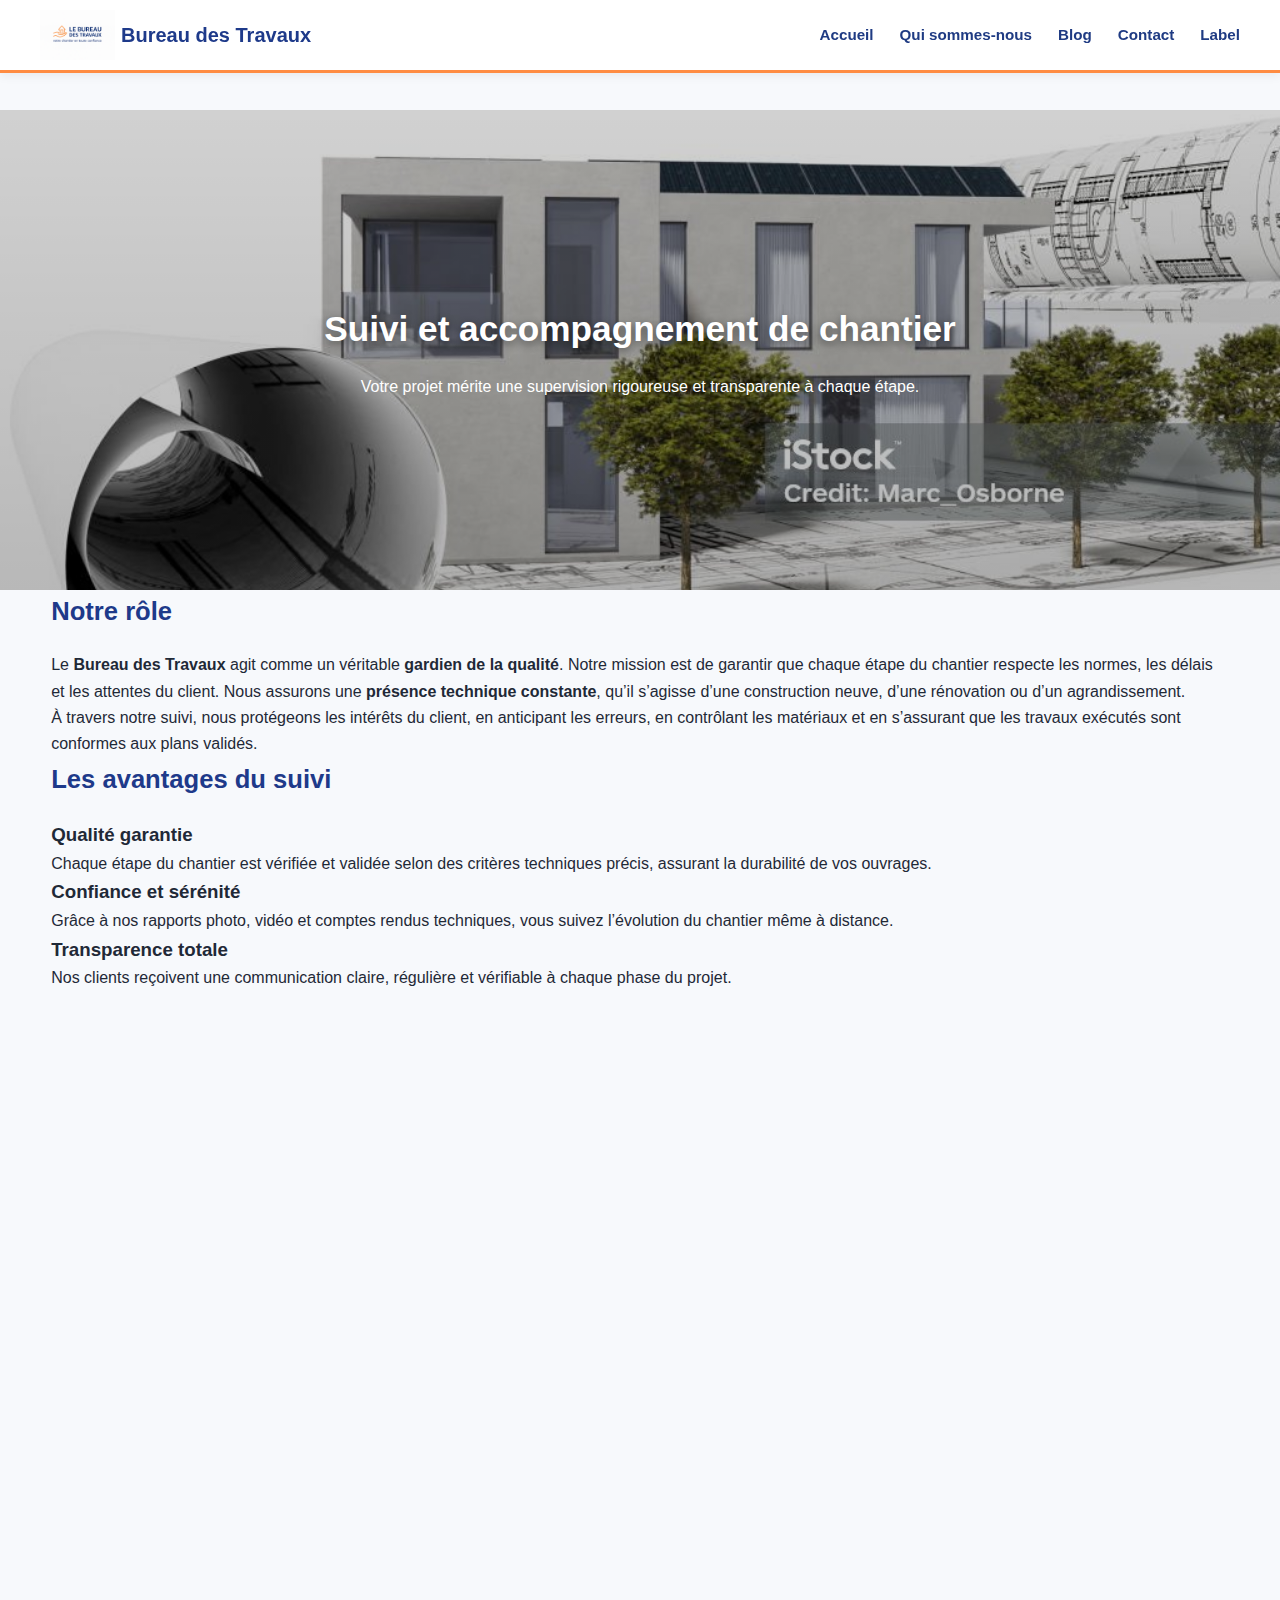
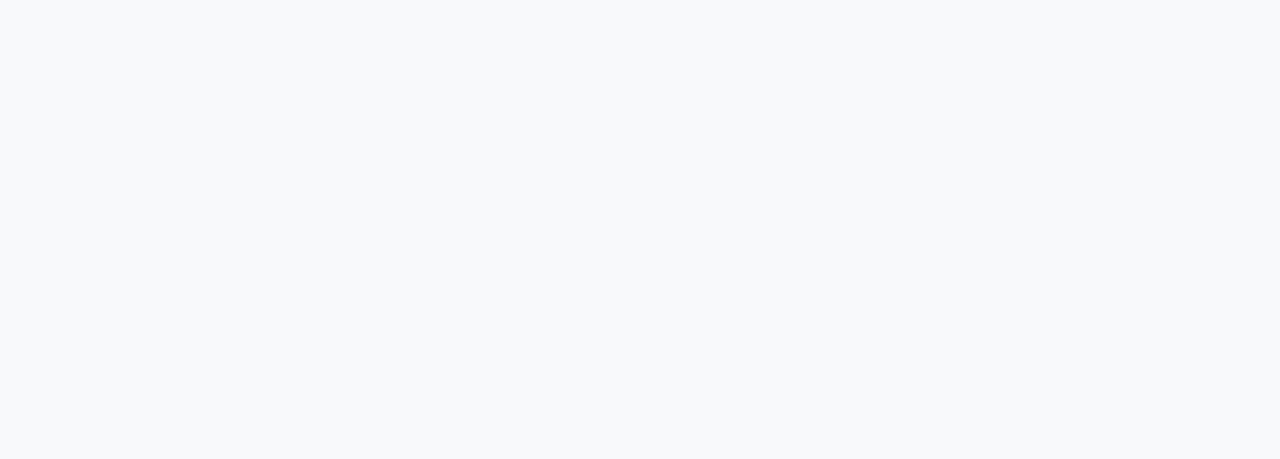
<file: suivi.html>
<!DOCTYPE html>
<html lang="fr">
<head>
  <meta charset="UTF-8" />
  <meta name="viewport" content="width=device-width, initial-scale=1" />
  <title>Suivi de Chantier | Le Bureau des Travaux</title>
  <link rel="stylesheet" href="style.css" />
</head>

<body>
  <!-- 🟦 HEADER -->
  <header class="header">
    <div class="header__inner">
      <div class="brand">
        <img src="logo.png" alt="Logo Bureau des Travaux" class="brand__logo" />
        <h1 class="brand__title">Bureau des Travaux</h1>
      </div>

      <nav class="nav">
        <a href="index.html" class="btn-chip">Accueil</a>
        <a href="quisommesnous2.html" class="btn-chip">Qui sommes-nous</a>
        <a href="blog.html" class="btn-chip">Blog</a>
        <a href="contact.html" class="btn-chip">Contact</a>
        <a href="label.html" class="btn-chip">Label</a>
      </nav>
    </div>
  </header>

  <!-- 🏗️ HERO -->
  <section class="hero hero-small" style="--hero-image: url('photo3.jpg')">
    <div class="hero__content">
      <h2>Suivi et accompagnement de chantier</h2>
      <p>Votre projet mérite une supervision rigoureuse et transparente à chaque étape.</p>
    </div>
  </section>

  <!-- 🧱 NOTRE RÔLE -->
  <section class="intro fade-in">
    <div class="container">
      <h2 class="section-title"><span class="bar"></span> Notre rôle</h2>
      <p>
        Le <strong>Bureau des Travaux</strong> agit comme un véritable <strong>gardien de la qualité</strong>.
        Notre mission est de garantir que chaque étape du chantier respecte les normes, les délais
        et les attentes du client. Nous assurons une <strong>présence technique constante</strong>,
        qu’il s’agisse d’une construction neuve, d’une rénovation ou d’un agrandissement.
      </p>
      <p>
        À travers notre suivi, nous protégeons les intérêts du client, en anticipant les erreurs,
        en contrôlant les matériaux et en s’assurant que les travaux exécutés sont conformes aux plans validés.
      </p>
    </div>
  </section>

  <!-- 💎 LES AVANTAGES -->
  <section class="valeurs fade-in" style="background:#f7f9fc;">
    <div class="container">
      <h2 class="section-title"><span class="bar"></span> Les avantages du suivi</h2>

      <div class="valeurs-grid">
        <div class="valeur-card">
          <h3>Qualité garantie</h3>
          <p>Chaque étape du chantier est vérifiée et validée selon des critères techniques précis, assurant la durabilité de vos ouvrages.</p>
        </div>

        <div class="valeur-card">
          <h3>Confiance et sérénité</h3>
          <p>Grâce à nos rapports photo, vidéo et comptes rendus techniques, vous suivez l’évolution du chantier même à distance.</p>
        </div>

        <div class="valeur-card">
          <h3>Transparence totale</h3>
          <p>Nos clients reçoivent une communication claire, régulière et vérifiable à chaque phase du projet.</p>
        </div>
      </div>
    </div>
  </section>

  <!-- ⚙️ NOTRE MÉTHODE -->
  <section class="comment-ca-marche fade-in">
    <div class="container">
      <h2 class="section-title"><span class="bar"></span> Notre méthode</h2>

      <div class="steps-grid">
        <article class="step-card">
          <div class="numero">1</div>
          <h3>Visites de contrôle</h3>
          <p>Nos techniciens se rendent régulièrement sur le chantier pour vérifier la conformité des travaux aux plans.</p>
        </article>

        <article class="step-card">
          <div class="numero">2</div>
          <h3>Rapports techniques</h3>
          <p>Chaque visite donne lieu à un rapport détaillé accompagné de photos et de recommandations.</p>
        </article>

        <article class="step-card">
          <div class="numero">3</div>
          <h3>Suivi des corrections</h3>
          <p>Les remarques sont transmises aux entreprises, et nous contrôlons la mise en œuvre des rectifications.</p>
        </article>

        <article class="step-card">
          <div class="numero">4</div>
          <h3>Réception du chantier</h3>
          <p>Nous accompagnons le client à la réception des travaux, garantissant la conformité et la qualité finale.</p>
        </article>
      </div>
    </div>
  </section>

  <!-- 🧩 POURQUOI NOUS CHOISIR -->
  <section class="intro fade-in" style="background:#ffffff;">
    <div class="container">
      <h2 class="section-title"><span class="bar"></span> Pourquoi nous choisir ?</h2>
      <p>
        Le suivi de chantier n’est pas une simple formalité. C’est une garantie que votre projet se déroule dans les meilleures conditions,
        avec un contrôle permanent et une communication claire. En choisissant <strong>Le Bureau des Travaux</strong>,
        vous bénéficiez d’un accompagnement personnalisé, d’un œil technique indépendant, et d’une expertise issue de la rigueur européenne.
      </p>
      <p>
        Que vous soyez au Cameroun ou à l’étranger, nous faisons le lien entre vos ambitions et la réalité du terrain.
        <strong>Votre chantier, notre engagement.</strong>
      </p>
    </div>
  </section>

  <!-- 🟦 FOOTER -->
  <footer class="footer-pro fade-in">
    <div class="footer-top">
      <h3>Discutons de votre projet</h3>
      <p>
        Que vous soyez au Cameroun ou à l’étranger, notre équipe est prête à vous accompagner
        dans votre projet de construction ou de rénovation.
      </p>

      <div class="footer-actions">
        <a href="https://wa.me/237694025358" target="_blank" class="footer-icon whatsapp" title="WhatsApp">💬</a>
        <a href="tel:+237695255689" class="footer-icon phone" title="Téléphone">📞</a>
        <a href="mailto:contact@lebureaudestravaux.com" class="footer-icon mail" title="Email">📧</a>
      </div>

      <hr class="footer-line">
      <p class="footer-slogan">Votre chantier en toute confiance.</p>
    </div>

    <div class="footer-bottom">
      <p><strong>Le Bureau des Travaux</strong> — Douala • Yaoundé • Bafoussam</p>
      <p>© 2025 Tous droits réservés</p>
      <div class="footer-socials">
        <a href="#">Facebook</a> |
        <a href="#">Instagram</a> |
        <a href="#">LinkedIn</a>
      </div>
    </div>
  </footer>

  <!-- 🎬 ANIMATION SCROLL -->
  <script>
    const faders = document.querySelectorAll('.fade-in');
    const observer = new IntersectionObserver(entries => {
      entries.forEach(entry => {
        if (entry.isIntersecting) entry.target.classList.add('visible');
      });
    }, { threshold: 0.2 });
    faders.forEach(fader => observer.observe(fader));
  </script>
</body>
</html>
</file>
<file: style.css>
/* ===========================
   VARIABLES
=========================== */

:root{
  --brand-orange:#FF8C42;
  --accent-blue:#1E3A8A;
  --text:#1f2937;
  --muted:#6b7280;
  --light-bg:#f7f9fc;
  --line:#e8ecf4;

  --radius-lg:18px;
  --radius-md:14px;
  --radius-sm:10px;

  --shadow-sm:0 3px 10px rgba(0,0,0,.06);
  --shadow-md:0 8px 24px rgba(0,0,0,.08);
  --shadow-lg:0 12px 32px rgba(0,0,0,.12);
}

/* ===========================
   RESET
=========================== */

*{margin:0;padding:0;box-sizing:border-box;}
body{
  font-family:"Inter",sans-serif;
  color:var(--text);
  background:var(--light-bg);
  line-height:1.65;
  padding-top:110px;
}
img{max-width:100%;display:block;}
a{text-decoration:none;color:inherit;}
.container{width:min(1180px,92%);margin:auto;}

/* ===========================
   HEADER MODERNE
=========================== */

.header{
  position:fixed;
  top:0;left:0;right:0;
  background:#fff;
  border-bottom:3px solid var(--brand-orange);
  box-shadow:var(--shadow-sm);
  z-index:1000;
}
.header__inner{
  width:min(1200px,94%);
  margin:auto;
  display:flex;
  align-items:center;
  justify-content:space-between;
  padding:10px 0;
}

/* LOGO */
.brand{
  display:flex;
  align-items:center;
  gap:10px;
}
.brand__logo{height:50px;}
.brand__title{
  font-size:1.25rem;
  font-weight:800;
  color:var(--accent-blue);
}

/* ===========================
   MENU FIN ET MODERNE
=========================== */

.nav{
  display:flex;
  gap:26px;
}
.btn-chip{
  position:relative;
  padding:6px 0;
  font-weight:600;
  font-size:.95rem;
  color:#1f3b83;
  border-radius:0;
  transition:.3s ease;
}
.btn-chip::after{
  content:"";
  position:absolute;
  left:0;
  bottom:-3px;
  height:2px;
  width:0;
  background:var(--brand-orange);
  transition:.3s;
}
.btn-chip:hover{color:var(--brand-orange);}
.btn-chip:hover::after{width:100%;}
.btn-chip.active{color:var(--brand-orange);}
.btn-chip.active::after{width:100%;}

/* ===========================
   LANG SWITCH MINIMAL
=========================== */

.lang-switch{
  display:flex;
  align-items:center;
  gap:6px;
  font-weight:600;
}
.lang{transition:.3s;}
.lang:hover{color:var(--brand-orange);transform:scale(1.05);}
.lang.active{color:var(--brand-orange);}

/* ===========================
   HERO CLAIR — VOILE LÉGER
=========================== */

.hero{
  height:480px;
  background-image:url("photo5.jpg");
  background-size:cover;
  background-position:center;
  position:relative;
  color:#fff;
}

.hero::before{
  content:"";
  position:absolute;
  inset:0;
  background:linear-gradient(
    180deg,
    rgba(0,0,0,0.18),
    rgba(0,0,0,0.28)
  );
  z-index:1;
}

.hero__content{
  position:absolute;
  top:50%;left:50%;
  transform:translate(-50%,-50%);
  text-align:center;
  z-index:2;
  color:#fff;
}

.hero__content h2{
  font-size:2.2rem;
  font-weight:800;
  margin-bottom:16px;
  text-shadow:0 3px 8px rgba(0,0,0,0.45);
}

/* ===========================
   BLOC FIXE — ANCIEN CSS SAUF BUG
=========================== */

.bloc-fixe{
  display:flex;
  align-items:flex-start;
  justify-content:center;
  gap:34px;
  width:min(1400px,94%);
  margin:60px auto 80px;
  padding:40px;
  background:#fff;
  border-radius:var(--radius-lg);
  box-shadow:var(--shadow-md);
}

.texte-fixe{
  flex:0 0 38%;
  position:sticky;
  top:120px;
  background:#f3f7ff;
  padding:28px;
  border-radius:var(--radius-lg);
  border:1px solid #e5e9f2;
  box-shadow:0 6px 16px rgba(31,59,138,.06);
}

.texte-fixe h2{
  font-size:1.4rem;
  color:var(--accent-blue);
  margin-bottom:12px;
}

.texte-fixe ul{padding-left:20px;margin:10px 0;}
.quote{
  background:#FFF5EB;
  border-left:6px solid var(--brand-orange);
  padding:14px 16px;
  border-radius:12px;
  color:var(--accent-blue);
  font-weight:600;
}

.zone-scroll{
  flex:1;
  min-width:0;
  overflow-y:auto;
  padding-right:6px;
}
/* ====================================
   🔶 SECTION : NOS SERVICES
==================================== */

.nos-services{
  padding:56px 34px 46px;
  text-align:center;
  background:#ffffff;
}

.nos-services h2{
  color:var(--accent-blue);
  font-size:1.6rem;
  margin-bottom:10px;
  padding-left:12px;
  border-left:6px solid var(--brand-orange);
}

.subtitle{
  font-size:1.03rem;
  color:#475063;
  max-width:680px;
  margin:10px auto 38px;
}

.services-container{
  display:flex;
  justify-content:center;
  align-items:stretch;
  gap:20px;
  flex-wrap:wrap;
}

.service-card{
  flex:1 1 280px;
  max-width:300px;
  background:#fff;
  border-radius:16px;
  border:1px solid #e8edf7;
  box-shadow:var(--shadow-sm);
  overflow:hidden;
  transition:.3s ease;
}

.service-card img{
  width:100%;
  height:200px;
  object-fit:cover;
}

.service-card h3{
  color:var(--accent-blue);
  font-size:1.08rem;
  margin:16px 0 6px;
}

.service-card p{
  color:#4a5468;
  padding:0 18px 22px;
}

.service-card:hover{
  transform:translateY(-6px);
  box-shadow:var(--shadow-md);
}

/* ====================================
   🔶 SECTION : IMPLANTATIONS
==================================== */

.carte-villes{
  text-align:center;
  padding:46px 20px 66px;
  background:#fff;
  border-top:2px solid #f3f5fa;
  border-bottom:2px solid rgba(255,140,66,.22);
}

.carte-villes h2{
  color:var(--accent-blue);
  font-size:1.7rem;
  padding-left:12px;
  border-left:6px solid var(--brand-orange);
  margin-bottom:18px;
}

.carte-villes img{
  width:100%;
  max-width:820px;
  border-radius:14px;
  box-shadow:var(--shadow-md);
}

/* ====================================
   🔶 SECTION : NOS MISSIONS
==================================== */

.nos-missions{
  background:#fff;
  padding:50px 20px 56px;
}

.section-title{
  color:var(--accent-blue);
  font-size:1.6rem;
  display:flex;
  align-items:center;
  gap:12px;
  margin-bottom:20px;
}

.section-title .bar{
  width:6px;
  height:22px;
  background:var(--brand-orange);
  border-radius:6px;
}

.missions-card{
  width:min(900px,92%);
  background:#fff;
  border-radius:16px;
  border:1px solid #ecf1fb;
  padding:22px;
  box-shadow:var(--shadow-sm);
  margin:auto;
}

.missions-card p{
  margin-bottom:12px;
  color:#3a4252;
}

/* ====================================
   🔶 COMMENT ÇA MARCHE
==================================== */

.comment-ca-marche{
  background:#fff;
  padding:60px 20px;
}

.comment-ca-marche .container{
  width:min(1100px,92%);
}

.steps-grid{
  display:flex;
  flex-wrap:wrap;
  justify-content:center;
  gap:20px;
  margin-top:16px;
}

.step-card{
  background:#fff;
  border:1px solid #e9eef8;
  border-radius:16px;
  box-shadow:var(--shadow-sm);
  padding:22px;
  text-align:center;
  max-width:260px;
  flex:1 1 230px;
  transition:.3s ease;
}

.step-card:hover{
  transform:translateY(-4px);
  box-shadow:var(--shadow-md);
}

.numero{
  background:var(--brand-orange);
  color:#fff;
  width:44px;
  height:44px;
  border-radius:999px;
  line-height:44px;
  margin:0 auto 10px;
  font-weight:800;
}

.step-card h3{
  color:var(--accent-blue);
  margin-bottom:8px;
}

.step-card p{
  color:#4a5468;
}

/* ====================================
   🔶 TÉMOIGNAGES
==================================== */

.temoignages{
  background:#fff;
  padding:60px 20px 70px;
}

.temoignages .container{
  width:min(1100px,92%);
}

.temoignages-grid{
  display:flex;
  flex-wrap:wrap;
  justify-content:center;
  gap:24px;
}

.temoin-card{
  flex:1 1 300px;
  max-width:340px;
  background:#fff;
  border:1px solid #e8edf7;
  border-radius:16px;
  padding:26px 22px;
  box-shadow:var(--shadow-sm);
  transition:.3s ease;
  position:relative;
}

.temoin-card:hover{
  transform:translateY(-4px);
  box-shadow:var(--shadow-md);
}

.quote-icon{
  position:absolute;
  top:-8px;
  left:18px;
  font-size:3rem;
  color:var(--brand-orange);
}

.auteur{
  display:block;
  margin-top:12px;
  text-align:right;
  font-weight:700;
  color:var(--accent-blue);
}
/* ====================================
   🔶 FOOTER PREMIUM
==================================== */

.footer-pro{
  text-align:center;
  color:#fff;
}

.footer-top{
  background:rgba(30,58,138,.92);
  backdrop-filter:blur(6px);
  padding:40px 20px;
}

.footer-top h3{
  color:var(--brand-orange);
  font-size:1.4rem;
  margin-bottom:10px;
}

.footer-top p{
  color:#eef3fb;
  margin:0 auto 18px;
  max-width:900px;
}

.footer-actions{
  display:flex;
  justify-content:center;
  gap:14px;
  margin-bottom:12px;
}

.footer-icon{
  width:50px;
  height:50px;
  border-radius:999px;
  display:flex;
  justify-content:center;
  align-items:center;
  background:var(--brand-orange);
  color:#fff;
  font-size:1.25rem;
  box-shadow:0 6px 16px rgba(255,140,66,.28);
  transition:.2s ease;
}

.footer-icon:hover{
  transform:translateY(-3px);
  background:#ffa25a;
}

.footer-line{
  width:90px;
  margin:14px auto;
  border:1px solid rgba(255,255,255,.35);
}

.footer-slogan{
  font-style:italic;
}

.footer-bottom{
  background:rgba(255,140,66,.94);
  padding:14px 10px;
}

.footer-bottom p{
  margin:4px 0;
  font-size:.96rem;
}

.footer-socials a{
  color:#fff;
  font-weight:700;
}

.footer-socials a:hover{
  text-decoration:underline;
}

/* ====================================
   🔶 ANIMATIONS GLOBALES
==================================== */

.fade-in{
  opacity:0;
  transform:translateY(36px);
  transition:opacity .8s ease, transform .8s ease;
}

.fade-in.visible{
  opacity:1;
  transform:translateY(0);
}

/* Animation utilisée pour le HERO */
@keyframes fadeInHero{
  from{
    opacity:0;
    transform:translateY(20px);
  }
  to{
    opacity:1;
    transform:translateY(0);
  }
}

/* ====================================
   🔶 RESPONSIVE DESIGN
==================================== */

@media (max-width:1080px){
  .bloc-fixe{gap:26px;}
  .texte-fixe{top:116px;}
}

@media (max-width:992px){
  .bloc-fixe{
    flex-direction:column;
    padding:22px;
  }
  .texte-fixe{
    position:relative;
    top:0;
    width:100%;
  }
  .zone-scroll{
    padding:0;
    max-height:none;
  }
}

@media (max-width:768px){

  .hero__content h2{
    font-size:1.8rem;
  }

  .hero__content{
    padding:20px;
  }

  .service-card{
    max-width:100%;
  }

  .temoin-card{
    max-width:100%;
  }
}

@media (max-width:640px){

  .btn-chip{
    padding:6px 0;
    font-size:.9rem;
  }

  .services-container{
    gap:16px;
  }
}
/* === Correction alignement horizontal NOS SERVICES === */
.services-container {
  display: flex;
  justify-content: center;
  align-items: stretch;
  flex-wrap: nowrap;           /* 🔥 empêche la 3e carte de tomber en bas */
  gap: 24px;
}

.service-card {
  width: 32%;                  /* 🔥 force exactement 3 cartes sur la ligne */
  min-width: 280px;            /* empêche la carte d’être trop petite */
  max-width: 350px;

  background: #fff;
  border: 1px solid #e8edf7;
  border-radius: 18px;
  box-shadow: 0 8px 22px rgba(0,0,0,0.05);

  display: flex;
  flex-direction: column;
  text-align: center;

  transition: transform 0.3s ease, box-shadow 0.3s ease;
}

.service-card img {
  width: 100%;
  height: 220px;
  object-fit: cover;
}

@media (max-width: 992px) {
  .services-container {
    flex-wrap: wrap;           /* 🔥 repasse en vertical sur petits écrans */
  }
  .service-card {
    width: 100%;
    max-width: 500px;
  }
}
/* === NOS SERVICES — 3 cartes alignées, sans scroll horizontal === */

.services-container {
  display: flex;
  flex-wrap: wrap;       /* 🔥 important */
  justify-content: center;
  align-items: stretch;
  gap: 24px;
  width: 100%;
}

.service-card {
  flex: 1 1 calc(33.33% - 24px);   /* 🔥 alignement parfait */
  max-width: 330px;
  min-width: 260px;
  background: #fff;
  border: 1px solid #e8edf7;
  border-radius: 16px;
  box-shadow: 0 8px 22px rgba(0,0,0,0.05);
  overflow: hidden;
  display: flex;
  flex-direction: column;
  transition: transform .3s, box-shadow .3s;
}

.service-card img {
  width: 100%;
  height: 200px;
  object-fit: cover;
}

@media (max-width: 992px) {
  .service-card {
    flex: 1 1 100%;
    max-width: 100%;
  }
}
/* === CORRECTION FINALE - NOS SERVICES ALIGNEES === */

/* Agrandir la zone de droite */
.zone-scroll {
  width: 100%;
}

/* Container 3 cartes côte à côte */
.services-container {
  display: flex;
  flex-wrap: nowrap; /* 🔥 Force les 3 cartes à rester sur la même ligne */
  justify-content: center;
  align-items: stretch;
  gap: 24px;
  overflow-x: hidden; /* 🔥 empêche le scroll horizontal */
}

/* Cartes */
.service-card {
  flex: 1 1 auto;
  width: 30%;         /* 🔥 garantit 3 cartes */
  max-width: 330px;
  min-width: 280px;   /* 🔥 empêche de trop rétrécir */
  background: #fff;
  border: 1px solid #e8edf7;
  border-radius: 16px;
  box-shadow: 0 8px 22px rgba(0,0,0,0.05);
  overflow: hidden;
  display: flex;
  flex-direction: column;
}

/* Images */
.service-card img {
  width: 100%;
  height: 200px;
  object-fit: cover;
}

/* Responsive pour petit écran */
@media (max-width: 992px) {
  .services-container {
    flex-wrap: wrap;
  }
  .service-card {
    width: 100%;
    max-width: 500px;
  }
}
/* === Correction barre orange pour tous les titres === */

.nos-services h2,
.carte-villes h2,
.nos-missions .section-title,
.comment-ca-marche .section-title,
.temoignages .section-title {
  padding-left: 12px !important;
  border-left: 6px solid var(--brand-orange) !important;
  margin-bottom: 14px;
}

.section-title .bar {
  display: none !important; /* 🔥 supprime les petites barres déplacées */
}/* === Bouton Hero : Je cherche une entreprise === */

.cta {
  background: var(--brand-orange);
  color: #fff;
  padding: 14px 28px;
  border-radius: 12px;
  font-size: 1.05rem;
  font-weight: 700;
  border: none;
  cursor: pointer;
  box-shadow: 0 6px 16px rgba(255,140,66,0.35);
  transition: 0.3s ease;
}

.cta:hover {
  background: #ff9a5f;
  box-shadow: 0 10px 24px rgba(255,140,66,0.45);
  transform: translateY(-2px);
}

/* === Uniformisation des titres + barre orange === */

.nos-services h2,
.carte-villes h2,
.nos-missions .section-title,
.comment-ca-marche .section-title,
.temoignages .section-title,
.entreprise-section h3 {
    text-align: left !important;
    padding-left: 12px !important;
    border-left: 6px solid var(--brand-orange) !important;
    margin-bottom: 18px;
}

/* Supprime les barres oranges décalées */
.section-title .bar {
    display: none !important;
}
/* === Correction images coupées (Cards) === */
.service-card img {
    width: 100%;
    height: 220px;
    object-fit: contain !important;  /* PLUS DE COUPE */
    background: #f9fafc;             /* fond propre */
    padding: 6px;                     /* évite collage aux bords */
    border-radius: 14px;
}
/* === Correction cartes Nos Services : élargies + plus de coupe === */

.services-container {
    display: flex;
    flex-wrap: wrap;
    justify-content: center;
    gap: 26px;
}

.service-card {
    flex: 1 1 32%;               /* 🔥 élargit chaque carte */
    max-width: 360px;            /* 🔥 360px au lieu de 300px */
    min-width: 300px;            /* évite écrasement */
    background: #fff;
    border-radius: 16px;
    border: 1px solid #e8edf7;
    box-shadow: 0 6px 18px rgba(0,0,0,0.06);
    display: flex;
    flex-direction: column;
    overflow: hidden;
}

/* --- PHOTO PLUS COUPÉE --- */
.service-card img {
    width: 100%;
    height: 220px;
    object-fit: cover;        /* 🔥 garde le style visuel */
    object-position: center;  /* 🟠 recentre la photo */
    border-bottom: 0;
}

/* --- TEXTE NON COUPÉ --- */
.service-card h3,
.service-card p {
    white-space: normal;      /* 🔥 empêche coupe horizontale */
    overflow: visible;        /* 🔥 empêche le texte coupé */
    text-overflow: unset;     /* 🔥 désactive ... */
}
/* === Correction finale : cartes plus petites + alignées sur une ligne === */

.services-container {
    display: flex;
    justify-content: center;
    flex-wrap: wrap;
    gap: 20px;
}

.service-card {
    flex: 1 1 28%;          /* 🔥 permet 3 cartes alignées */
    max-width: 300px;       /* 🔥 plus petit qu'avant : les 3 tiennent */
    min-width: 260px;       /* évite trop petit */
    background: #fff;
    border-radius: 16px;
    border: 1px solid #e8edf7;
    box-shadow: 0 6px 18px rgba(0,0,0,0.06);
    overflow: hidden;
    display: flex;
    flex-direction: column;
}

/* — PHOTO légèrement réduite — */
.service-card img {
    width: 100%;
    height: 180px;          /* 🔥 au lieu de 220px — photo mieux cadrée */
    object-fit: cover;
    object-position: center;
}

/* — TEXTE stable — */
.service-card h3,
.service-card p {
    overflow: visible;
    white-space: normal;
    text-overflow: unset;
}
/* === FIX FINAL : 3 petites cartes Nos Services alignées === */

@media (min-width: 993px) {
  .services-container {
    display: flex !important;
    justify-content: space-between !important;
    align-items: stretch !important;
    flex-wrap: nowrap !important;    /* 🔒 les 3 restent sur UNE ligne */
    gap: 18px !important;
    overflow-x: hidden !important;   /* pas de scroll horizontal */
  }

  .service-card {
    flex: 0 0 200px !important;      /* 🔥 largeur FIXE : 200px */
    max-width: 200px !important;
    min-width: 200px !important;
    background: #fff;
    border-radius: 16px;
    border: 1px solid #e8edf7;
    box-shadow: 0 6px 18px rgba(0,0,0,0.06);
    overflow: hidden;
    display: flex;
    flex-direction: column;
  }

  .service-card img {
    width: 100% !important;
    height: 140px !important;        /* 🔥 plus petite hauteur */
    object-fit: cover;
    object-position: center;
  }

  .service-card h3 {
    font-size: 0.95rem !important;
    margin: 10px 0 4px;
  }

  .service-card p {
    font-size: 0.9rem !important;
    padding: 0 10px 14px;
  }
}

/* Sur écran plus petit, on laisse les cartes prendre toute la largeur */
@media (max-width: 992px) {
  .services-container {
    flex-wrap: wrap !important;
    justify-content: center !important;
  }
  .service-card {
    flex: 1 1 100% !important;
    max-width: 500px !important;
  }
}

/* === FIX MOBILE HEADER === */
@media(max-width: 768px){

    /* Réduit le header */
    .header__inner{
        flex-wrap: wrap;
        justify-content: space-between;
        padding: 10px 0;
    }

    /* Logo */
    .brand__logo{
        height: 38px;
    }

    /* Titre */
    .brand__title{
        font-size: 1.05rem;
    }

    /* On cache la navigation desktop */
    .nav{
        display:none;
    }

    /* FR | ANG réduit et à droite */
    .lang-switch{
        position:absolute;
        top:14px;
        right:14px;
        font-size:0.85rem;
        gap:4px;
    }

    /* Ajout du menu hamburger */
    .hamburger{
        display:block;
        position:absolute;
        top:14px;
        left:14px;
        font-size:28px;
        color:#1f3b83;
        cursor:pointer;
        z-index:999;
    }
}
/* MENU MOBILE DÉROULANT */
.mobile-menu{
    display:none;
    position:fixed;
    top:0;
    left:0;
    width:100%;
    height:100vh;
    background:white;
    padding-top:80px;
    z-index:900;
}

.mobile-menu a{
    display:block;
    padding:18px;
    font-size:1.2rem;
    color:#1f3b83;
    font-weight:700;
    text-align:center;
    border-bottom:1px solid #eee;
}

.mobile-menu a:hover{
    background:#f7f7f7;
}

/* ============================
   📱 CSS RESPONSIVE MOBILE
   ============================ */
@media (max-width: 768px) {

  /* ----- HEADER / MENU ----- */
  .header__inner {
    flex-direction: row;
    justify-content: space-between;
    padding: 10px 0;
  }

  .brand__logo {
    height: 38px;
  }

  .brand__title {
    font-size: 1.05rem;
  }

  /* Menu desktop caché */
  .nav {
    display: none;
  }

  /* Menu hamburger visible */
  .hamburger {
    display: block;
    font-size: 28px;
    cursor: pointer;
    padding: 5px 12px;
    color: #1f3b83;
    z-index: 1001;
  }

  /* Menu mobile déroulant */
  .mobile-menu {
    display: none;
    flex-direction: column;
    background: #fff;
    position: absolute;
    top: 70px;
    right: 0;
    width: 70%;
    padding: 20px 15px;
    border-left: 3px solid var(--brand-orange);
    box-shadow: 0 8px 20px rgba(0,0,0,0.15);
    z-index: 999;
  }

  .mobile-menu a {
    padding: 12px 0;
    font-size: 1.1rem;
    font-weight: 600;
    color: #1f3b83;
    border-bottom: 1px solid #eee;
  }

  /* Langues */
  .lang-switch {
    font-size: 0.9rem;
    gap: 4px;
  }

  /* ----- HERO ----- */
  .hero {
    height: 380px !important;  /* réduction hauteur */
    background-position: center;
  }

  .hero__content {
    width: 90%;
    padding: 14px 18px;
    border-radius: 12px;
  }

  .hero__content h2 {
    font-size: 1.3rem;
    line-height: 1.35;
  }

  .cta {
    padding: 10px 18px;
    font-size: 0.9rem;
  }

  /* ----- NOS SERVICES ----- */
  .services-container {
    flex-direction: column;
    align-items: center;
  }

  .service-card {
    width: 92% !important;
    max-width: 92%;
    min-height: auto;
  }

  .service-card img {
    height: 150px;
  }

  /* ----- BLOC GAUCHE / DROITE ----- */
  .bloc-fixe {
    flex-direction: column;
    padding: 20px;
  }

  .texte-fixe {
    width: 100%;
    position: relative;
    top: 0;
  }

  .zone-scroll {
    width: 100%;
    padding: 0;
    height: auto;
  }

  /* ----- COMMENT ÇA MARCHE ----- */
  .step-card {
    max-width: 90%;
  }

  /* ----- TÉMOIGNAGES ----- */
  .temoin-card {
    max-width: 90%;
  }

  /* ----- FOOTER ----- */
  .footer-top {
    text-align: center;
  }

  .footer-actions {
    flex-wrap: wrap;
  }

}

/* =============================
   📱 VERSION MOBILE
   ============================= */
@media (max-width: 768px) {

  /* HEADER MOBILE */
  .header {
    padding: 6px 0;
  }

  .header__inner {
    justify-content: space-between;
    gap: 8px;
  }

  /* LOGO + TEXTE */
  .brand {
    gap: 4px;
  }

  .brand__logo {
    height: 40px;
  }

  .brand__title {
    font-size: 1.05rem;
  }

  /* LANG SWITCH (FR | ANG) */
  .lang-switch {
    font-size: 0.9rem;
  }

  .lang {
    color: #1E3A8A !important; /* en bleu, neutre */
  }

  .lang.active {
    color: #1E3A8A !important;
  }

  /* NAV — cacher menu desktop */
  .nav {
    display: none !important;
  }

  /* HAMBURGER à droite */
  .hamburger {
    position: absolute;
    right: 12px;
    top: 14px;
    font-size: 30px;
    cursor: pointer;
    z-index: 2000;
  }

  /* MENU MOBILE */
  .mobile-menu {
    position: fixed;
    top: 60px;
    right: 0;
    width: 70%;
    background: white;
    padding: 20px;
    box-shadow: -2px 0 15px rgba(0,0,0,0.15);
    display: none;
    flex-direction: column;
    gap: 20px;
    z-index: 1500;
  }

  .mobile-menu a {
    font-size: 1.1rem;
    padding: 10px 0;
    border-bottom: 1px solid #eee;
  }

  /* HERO */
  .hero {
    --hero-height: 430px !important; /* hauteur réduite */
  }

  .hero__content h2 {
    font-size: 1.7rem; /* plus petit pour éviter le bloc vertical */
    line-height: 1.25;
    max-width: 260px;
    margin: auto;
  }

  /* CTA MOBILE */
  .cta {
    font-size: 1rem;
    padding: 12px 20px;
    width: 75%;
    border-radius: 16px;
    white-space: normal; /* permet de tenir sur 2 lignes */
    margin-top: 18px;
  }
}
/* Desktop = cacher hamburger */
.hamburger {
  display: none;
}

/* Mobile = afficher hamburger */
@media (max-width: 768px) {
  .hamburger {
    display: block;
  }
}
.brand {
  display: flex;
  align-items: center;
  gap: 6px; /* ancien 10px → on réduit */
}
</file>
